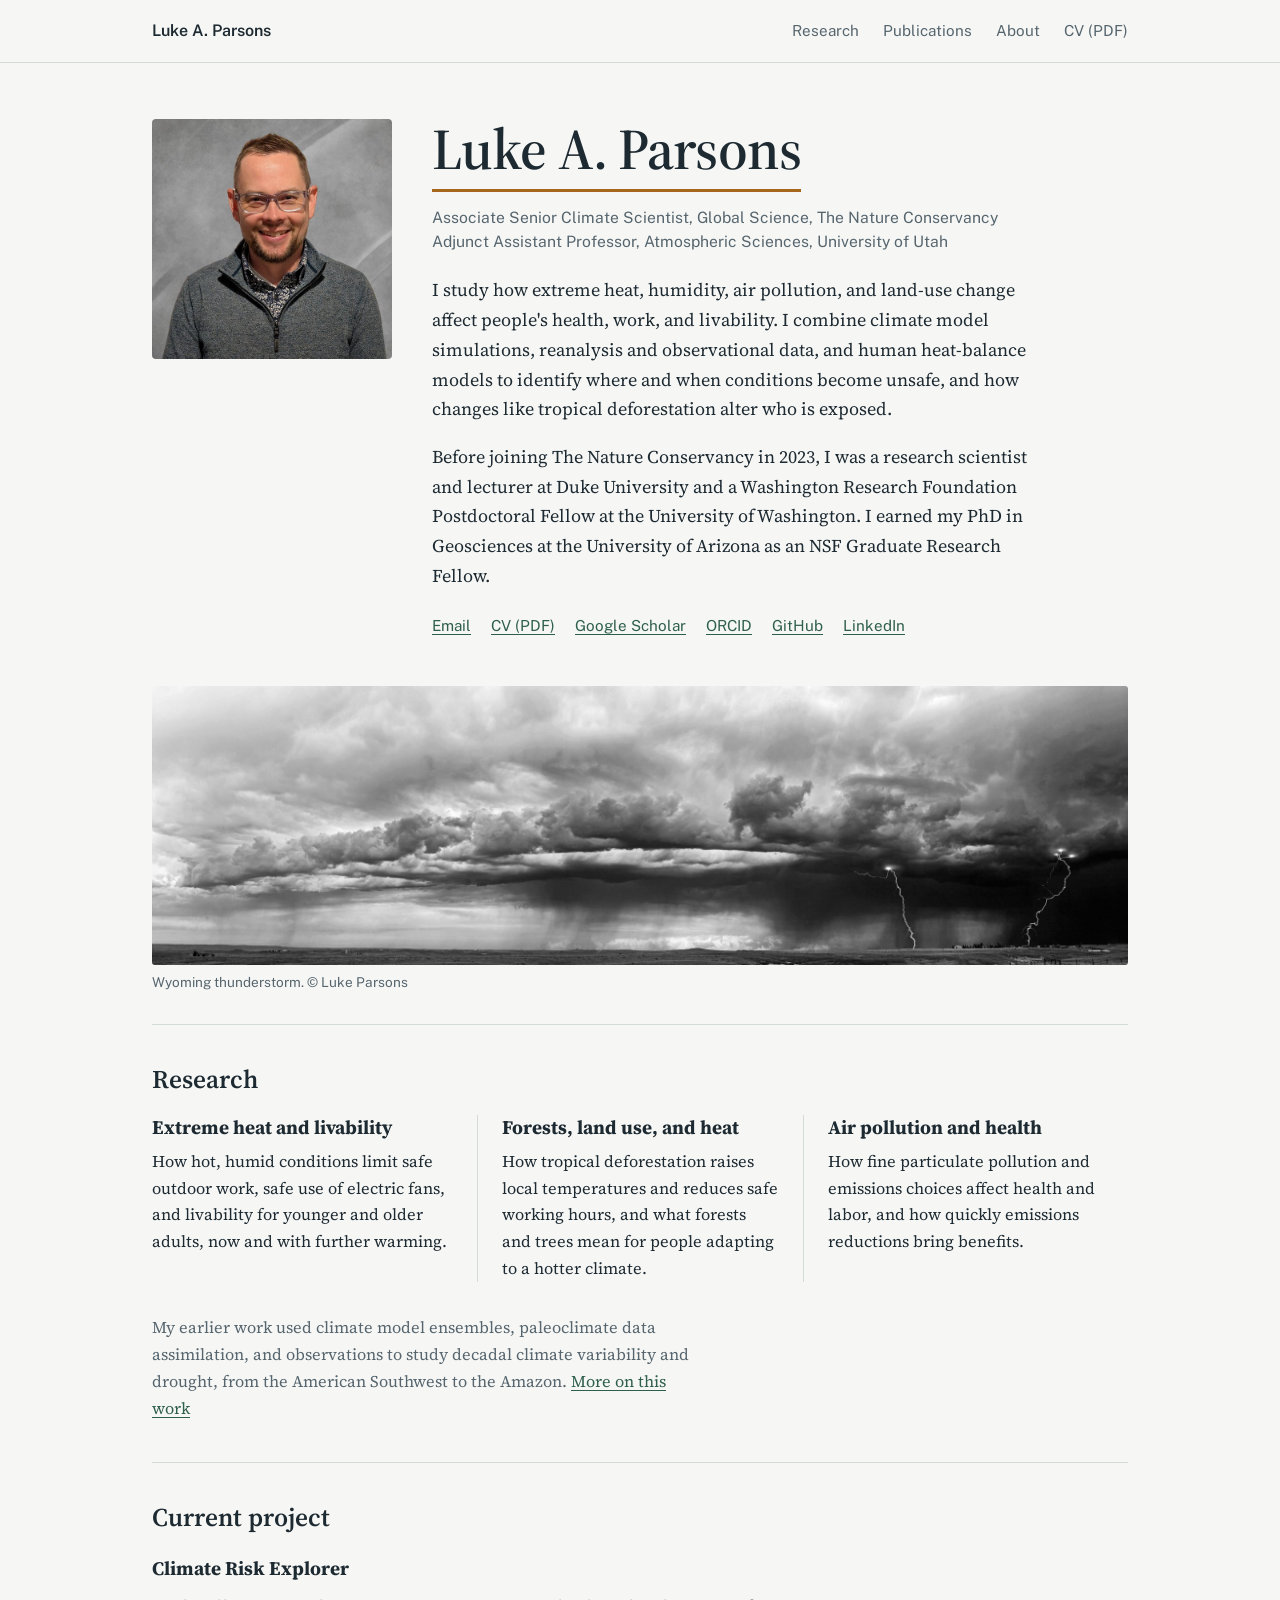
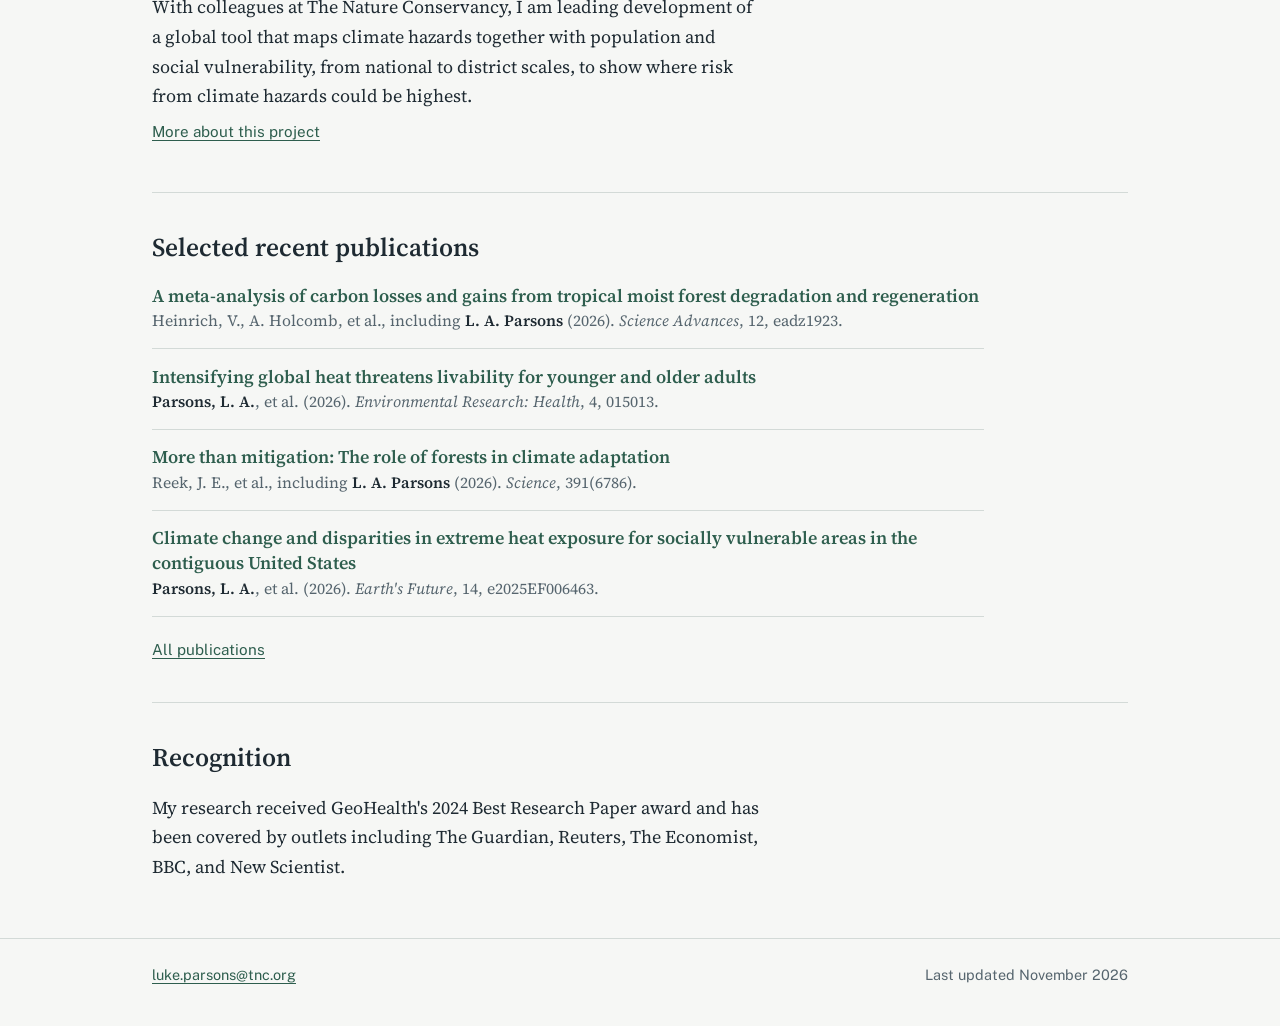
<file: index.html>
<!DOCTYPE html>
<html lang="en">
<head>
  <meta charset="utf-8">
  <meta name="viewport" content="width=device-width, initial-scale=1">
  <title>Luke A. Parsons | Climate Scientist</title>
  <meta name="description" content="Luke A. Parsons is a climate scientist at The Nature Conservancy studying how extreme heat, humidity, air pollution, and land-use change affect people's health, work, and livability.">
  <link rel="preconnect" href="https://fonts.googleapis.com">
  <link rel="preconnect" href="https://fonts.gstatic.com" crossorigin>
  <link href="https://fonts.googleapis.com/css2?family=Public+Sans:wght@400;600&family=Source+Serif+4:opsz,wght@8..60,400;8..60,600&display=swap" rel="stylesheet">
  <link rel="stylesheet" href="css/style.css">
</head>
<body>

  <header class="site-header">
    <div class="wrap">
      <a class="site-name" href="index.html">Luke A. Parsons</a>
      <nav class="site-nav" aria-label="Main">
        <ul>
          <li><a href="research.html">Research</a></li>
          <li><a href="publications.html">Publications</a></li>
          <li><a href="about.html">About</a></li>
          <li><a href="files/Parsons_CV.pdf">CV (PDF)</a></li>
        </ul>
      </nav>
    </div>
  </header>

  <main>

    <!-- Introduction: who, where, what, and how to reach me -->
    <div class="wrap intro">
      <img src="images/headshot.jpg" width="600" height="600"
           alt="Luke Parsons, smiling, wearing glasses and a gray zip sweater">
      <div>
        <h1>Luke A. Parsons</h1>
        <p class="affiliations">
          Associate Senior Climate Scientist, Global Science, The Nature Conservancy<br>
          Adjunct Assistant Professor, Atmospheric Sciences, University of Utah
        </p>
        <p>I study how extreme heat, humidity, air pollution, and land-use change affect people's health, work, and livability. I combine climate model simulations, reanalysis and observational data, and human heat-balance models to identify where and when conditions become unsafe, and how changes like tropical deforestation alter who is exposed.</p>
        <p>Before joining The Nature Conservancy in 2023, I was a research scientist and lecturer at Duke University and a Washington Research Foundation Postdoctoral Fellow at the University of Washington. I earned my PhD in Geosciences at the University of Arizona as an NSF Graduate Research Fellow.</p>
        <ul class="links">
          <li><a href="mailto:luke.parsons@tnc.org">Email</a></li>
          <li><a href="files/Parsons_CV.pdf">CV (PDF)</a></li>
          <li><a href="https://scholar.google.com/citations?user=l6NNV3UAAAAJ&amp;hl=en">Google Scholar</a></li>
          <li><a href="https://orcid.org/0000-0003-3147-0593">ORCID</a></li>
          <li><a href="https://github.com/LukeAParsons">GitHub</a></li>
          <li><a href="https://www.linkedin.com/in/luke-parsons-89913312a/">LinkedIn</a></li>
        </ul>
      </div>
    </div>

    <!-- Landscape photo between the introduction and research themes -->
    <div class="wrap">
      <figure class="photo">
        <img src="images/wyoming-thunderstorm.jpg" width="2000" height="572"
             alt="Black-and-white panorama of a thunderstorm over open prairie, with rain shafts and two lightning bolts striking near distant buildings">
        <figcaption>Wyoming thunderstorm. &copy; Luke Parsons</figcaption>
      </figure>
    </div>

    <!-- Research themes: short summaries that link to the Research page -->
    <section class="wrap home-section" aria-labelledby="research-heading">
      <h2 id="research-heading">Research</h2>
      <ul class="themes">
        <li>
          <h3><a href="research.html#heat">Extreme heat and livability</a></h3>
          <p>How hot, humid conditions limit safe outdoor work, safe use of electric fans, and livability for younger and older adults, now and with further warming.</p>
        </li>
        <li>
          <h3><a href="research.html#forests">Forests, land use, and heat</a></h3>
          <p>How tropical deforestation raises local temperatures and reduces safe working hours, and what forests and trees mean for people adapting to a hotter climate.</p>
        </li>
        <li>
          <h3><a href="research.html#air-quality">Air pollution and health</a></h3>
          <p>How fine particulate pollution and emissions choices affect health and labor, and how quickly emissions reductions bring benefits.</p>
        </li>
      </ul>
      <p class="foundations">My earlier work used climate model ensembles, paleoclimate data assimilation, and observations to study decadal climate variability and drought, from the American Southwest to the Amazon. <a href="research.html#foundations">More on this work</a></p>
    </section>

    <!-- Current project feature -->
    <section class="wrap home-section" aria-labelledby="project-heading">
      <h2 id="project-heading">Current project</h2>
      <div class="feature">
        <h3>Climate Risk Explorer</h3>
        <p>With colleagues at The Nature Conservancy, I am leading development of a global tool that maps climate hazards together with population and social vulnerability, from national to district scales, to show where risk from climate hazards could be highest.</p>
        <p class="more"><a href="research.html#climate-risk">More about this project</a></p>
      </div>
    </section>

    <!-- Recent publications: update by copying one <li> block -->
    <section class="wrap home-section" aria-labelledby="recent-heading">
      <h2 id="recent-heading">Selected recent publications</h2>
      <ol class="pubs" reversed>
        <li>
          <a class="pub-title" href="https://doi.org/10.1126/sciadv.adz1923">A meta-analysis of carbon losses and gains from tropical moist forest degradation and regeneration</a>
          <span class="pub-meta">Heinrich, V., A. Holcomb, et al., including <strong>L. A. Parsons</strong> (2026). <em>Science Advances</em>, 12, eadz1923.</span>
        </li>
        <li>
          <a class="pub-title" href="https://doi.org/10.1088/2752-5309/ae3c3a">Intensifying global heat threatens livability for younger and older adults</a>
          <span class="pub-meta"><strong>Parsons, L. A.</strong>, et al. (2026). <em>Environmental Research: Health</em>, 4, 015013.</span>
        </li>
        <li>
          <a class="pub-title" href="https://doi.org/10.1126/science.ads4361">More than mitigation: The role of forests in climate adaptation</a>
          <span class="pub-meta">Reek, J. E., et al., including <strong>L. A. Parsons</strong> (2026). <em>Science</em>, 391(6786).</span>
        </li>
        <li>
          <a class="pub-title" href="https://doi.org/10.1029/2025EF006463">Climate change and disparities in extreme heat exposure for socially vulnerable areas in the contiguous United States</a>
          <span class="pub-meta"><strong>Parsons, L. A.</strong>, et al. (2026). <em>Earth's Future</em>, 14, e2025EF006463.</span>
        </li>
      </ol>
      <p class="more"><a href="publications.html">All publications</a></p>
    </section>

    <section class="wrap home-section" aria-labelledby="recognition-heading">
      <h2 id="recognition-heading">Recognition</h2>
      <p class="recognition">My research received GeoHealth's 2024 Best Research Paper award and has been covered by outlets including The Guardian, Reuters, The Economist, BBC, and New Scientist.</p>
    </section>

  </main>

  <footer class="site-footer">
    <div class="wrap">
      <p><a href="mailto:luke.parsons@tnc.org">luke.parsons@tnc.org</a></p>
      <p>Last updated November 2026</p>
    </div>
  </footer>

</body>
</html>
</file>
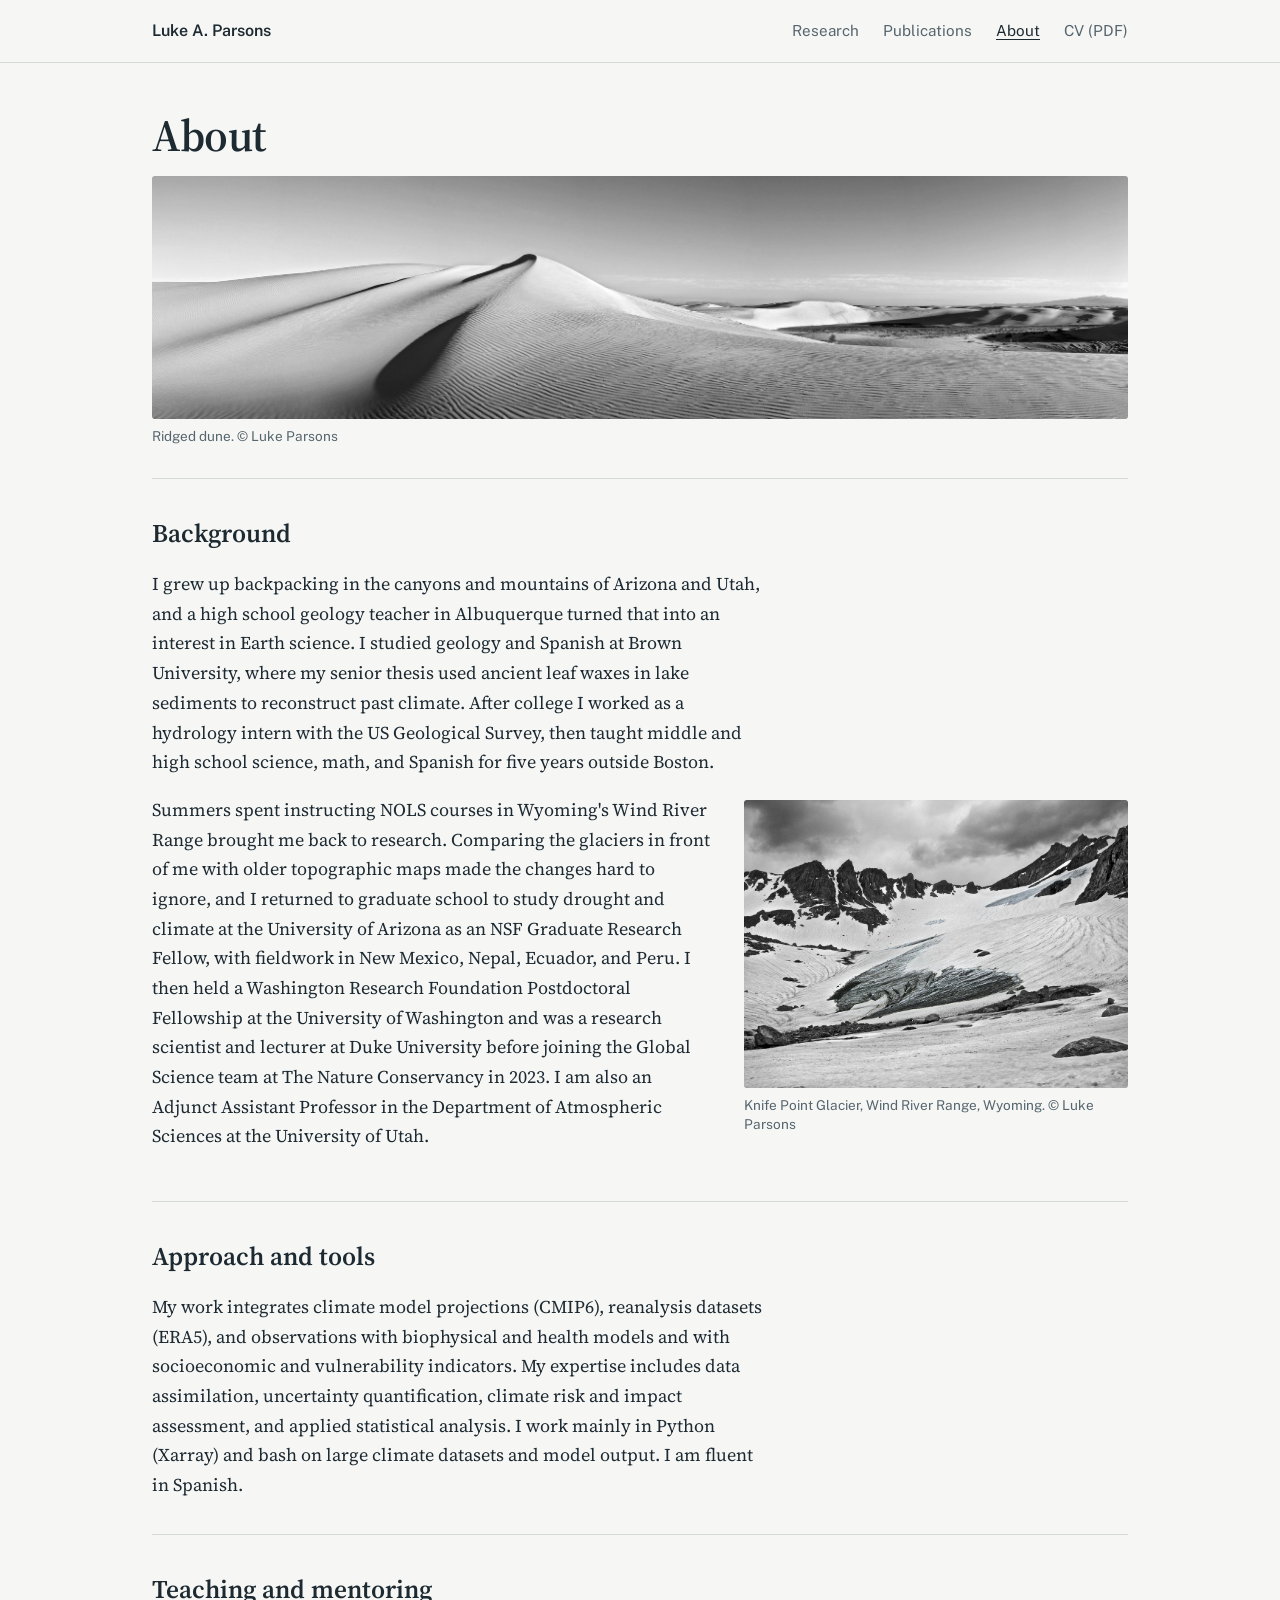
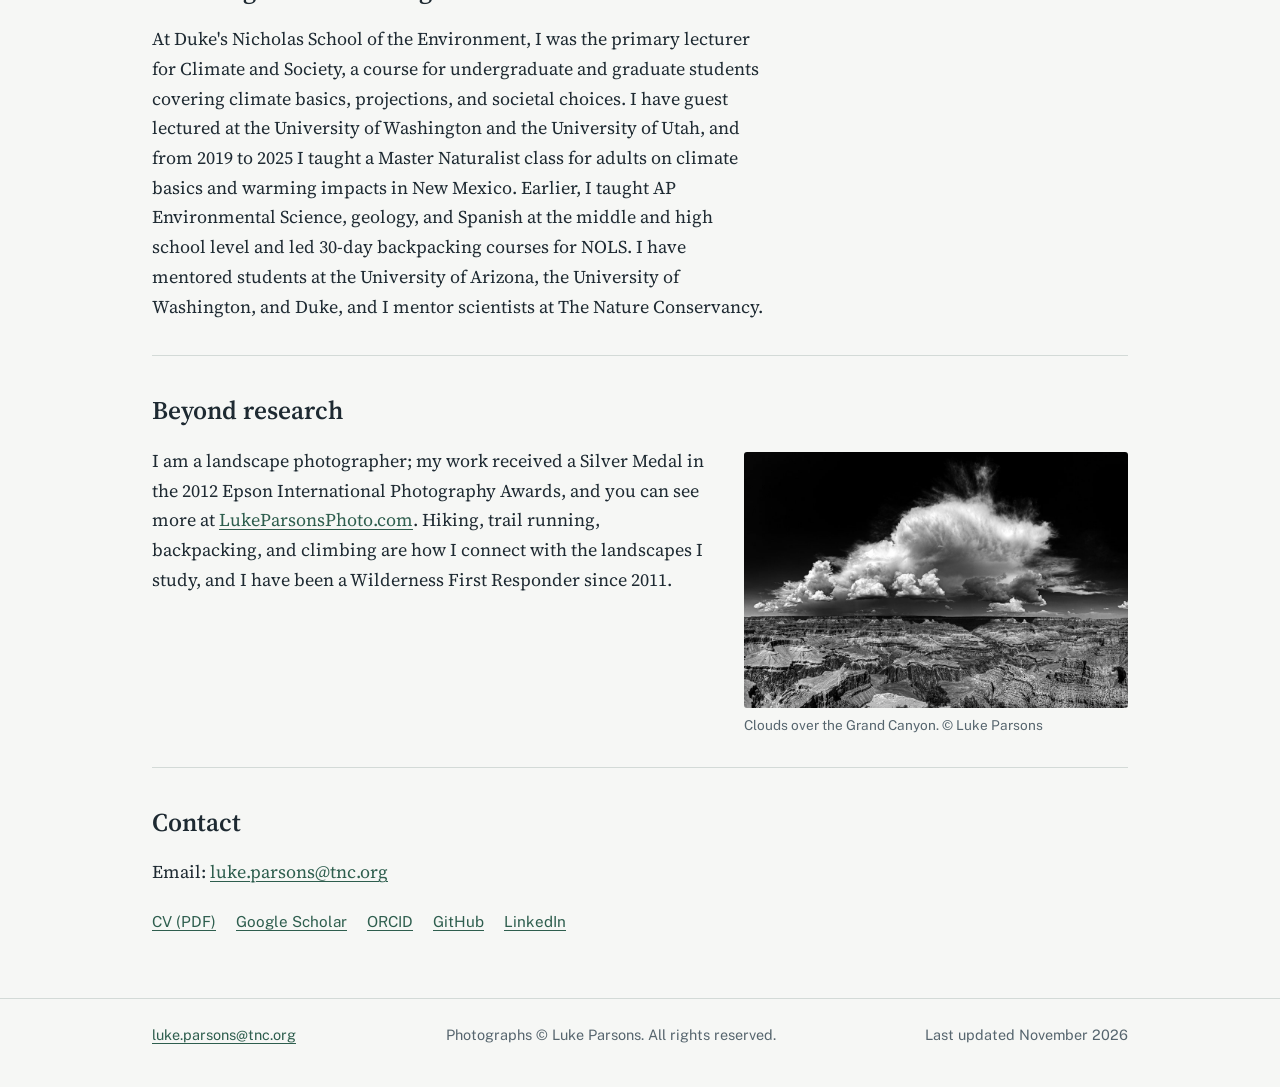
<file: about.html>
<!DOCTYPE html>
<html lang="en">
<head>
  <meta charset="utf-8">
  <meta name="viewport" content="width=device-width, initial-scale=1">
  <title>About | Luke A. Parsons</title>
  <meta name="description" content="Background, teaching, and interests of climate scientist Luke A. Parsons.">
  <link rel="preconnect" href="https://fonts.googleapis.com">
  <link rel="preconnect" href="https://fonts.gstatic.com" crossorigin>
  <link href="https://fonts.googleapis.com/css2?family=Public+Sans:wght@400;600&family=Source+Serif+4:opsz,wght@8..60,400;8..60,600&display=swap" rel="stylesheet">
  <link rel="stylesheet" href="css/style.css">
</head>
<body>

  <header class="site-header">
    <div class="wrap">
      <a class="site-name" href="index.html">Luke A. Parsons</a>
      <nav class="site-nav" aria-label="Main">
        <ul>
          <li><a href="research.html">Research</a></li>
          <li><a href="publications.html">Publications</a></li>
          <li><a href="about.html" aria-current="page">About</a></li>
          <li><a href="files/Parsons_CV.pdf">CV (PDF)</a></li>
        </ul>
      </nav>
    </div>
  </header>

  <main class="wrap page">
    <h1>About</h1>

    <figure class="photo">
      <img src="images/ridged-dune.jpg" width="2000" height="499"
           alt="Black-and-white panorama of a rippled sand dune with a sharp curving crest, with more dunes and distant mountains beyond">
      <figcaption>Ridged dune. &copy; Luke Parsons</figcaption>
    </figure>

    <section class="block" aria-labelledby="background-heading">
      <h2 id="background-heading">Background</h2>
      <p>I grew up backpacking in the canyons and mountains of Arizona and Utah, and a high school geology teacher in Albuquerque turned that into an interest in Earth science. I studied geology and Spanish at Brown University, where my senior thesis used ancient leaf waxes in lake sediments to reconstruct past climate. After college I worked as a hydrology intern with the US Geological Survey, then taught middle and high school science, math, and Spanish for five years outside Boston.</p>
      <div class="text-figure">
      <p>Summers spent instructing NOLS courses in Wyoming's Wind River Range brought me back to research. Comparing the glaciers in front of me with older topographic maps made the changes hard to ignore, and I returned to graduate school to study drought and climate at the University of Arizona as an NSF Graduate Research Fellow, with fieldwork in New Mexico, Nepal, Ecuador, and Peru. I then held a Washington Research Foundation Postdoctoral Fellowship at the University of Washington and was a research scientist and lecturer at Duke University before joining the Global Science team at The Nature Conservancy in 2023. I am also an Adjunct Assistant Professor in the Department of Atmospheric Sciences at the University of Utah.</p>
        <figure class="photo">
          <img src="images/knife-point-glacier.jpg" width="1041" height="780"
               alt="Black-and-white view of Knife Point Glacier, snow and exposed gray ice beneath jagged rocky peaks and dark clouds">
          <figcaption>Knife Point Glacier, Wind River Range, Wyoming. &copy; Luke Parsons</figcaption>
        </figure>
      </div>
    </section>

    <section class="block" aria-labelledby="skills-heading">
      <h2 id="skills-heading">Approach and tools</h2>
      <p>My work integrates climate model projections (CMIP6), reanalysis datasets (ERA5), and observations with biophysical and health models and with socioeconomic and vulnerability indicators. My expertise includes data assimilation, uncertainty quantification, climate risk and impact assessment, and applied statistical analysis. I work mainly in Python (Xarray) and bash on large climate datasets and model output. I am fluent in Spanish.</p>
    </section>

    <section class="block" aria-labelledby="teaching-heading">
      <h2 id="teaching-heading">Teaching and mentoring</h2>
      <p>At Duke's Nicholas School of the Environment, I was the primary lecturer for Climate and Society, a course for undergraduate and graduate students covering climate basics, projections, and societal choices. I have guest lectured at the University of Washington and the University of Utah, and from 2019 to 2025 I taught a Master Naturalist class for adults on climate basics and warming impacts in New Mexico. Earlier, I taught AP Environmental Science, geology, and Spanish at the middle and high school level and led 30-day backpacking courses for NOLS. I have mentored students at the University of Arizona, the University of Washington, and Duke, and I mentor scientists at The Nature Conservancy.</p>
    </section>

    <section class="block" aria-labelledby="beyond-heading">
      <h2 id="beyond-heading">Beyond research</h2>
      <div class="text-figure">
      <p>I am a landscape photographer; my work received a Silver Medal in the 2012 Epson International Photography Awards, and you can see more at <a href="http://www.lukeparsonsphoto.com">LukeParsonsPhoto.com</a>. Hiking, trail running, backpacking, and climbing are how I connect with the landscapes I study, and I have been a Wilderness First Responder since 2011.</p>
        <figure class="photo">
          <img src="images/grand-canyon-clouds.jpg" width="1020" height="680"
               alt="Black-and-white photo of a towering cumulus cloud above the layered cliffs and buttes of the Grand Canyon under a dark sky">
          <figcaption>Clouds over the Grand Canyon. &copy; Luke Parsons</figcaption>
        </figure>
      </div>
    </section>

    <section class="block" aria-labelledby="contact-heading">
      <h2 id="contact-heading">Contact</h2>
      <p>Email: <a href="mailto:luke.parsons@tnc.org">luke.parsons@tnc.org</a></p>
      <ul class="links">
        <li><a href="files/Parsons_CV.pdf">CV (PDF)</a></li>
        <li><a href="https://scholar.google.com/citations?user=l6NNV3UAAAAJ&amp;hl=en">Google Scholar</a></li>
        <li><a href="https://orcid.org/0000-0003-3147-0593">ORCID</a></li>
        <li><a href="https://github.com/LukeAParsons">GitHub</a></li>
        <li><a href="https://www.linkedin.com/in/luke-parsons-89913312a/">LinkedIn</a></li>
      </ul>
    </section>
  </main>

  <footer class="site-footer">
    <div class="wrap">
      <p><a href="mailto:luke.parsons@tnc.org">luke.parsons@tnc.org</a></p>
      <p>Photographs &copy; Luke Parsons. All rights reserved.</p>
      <p>Last updated November 2026</p>
    </div>
  </footer>

</body>
</html>
</file>
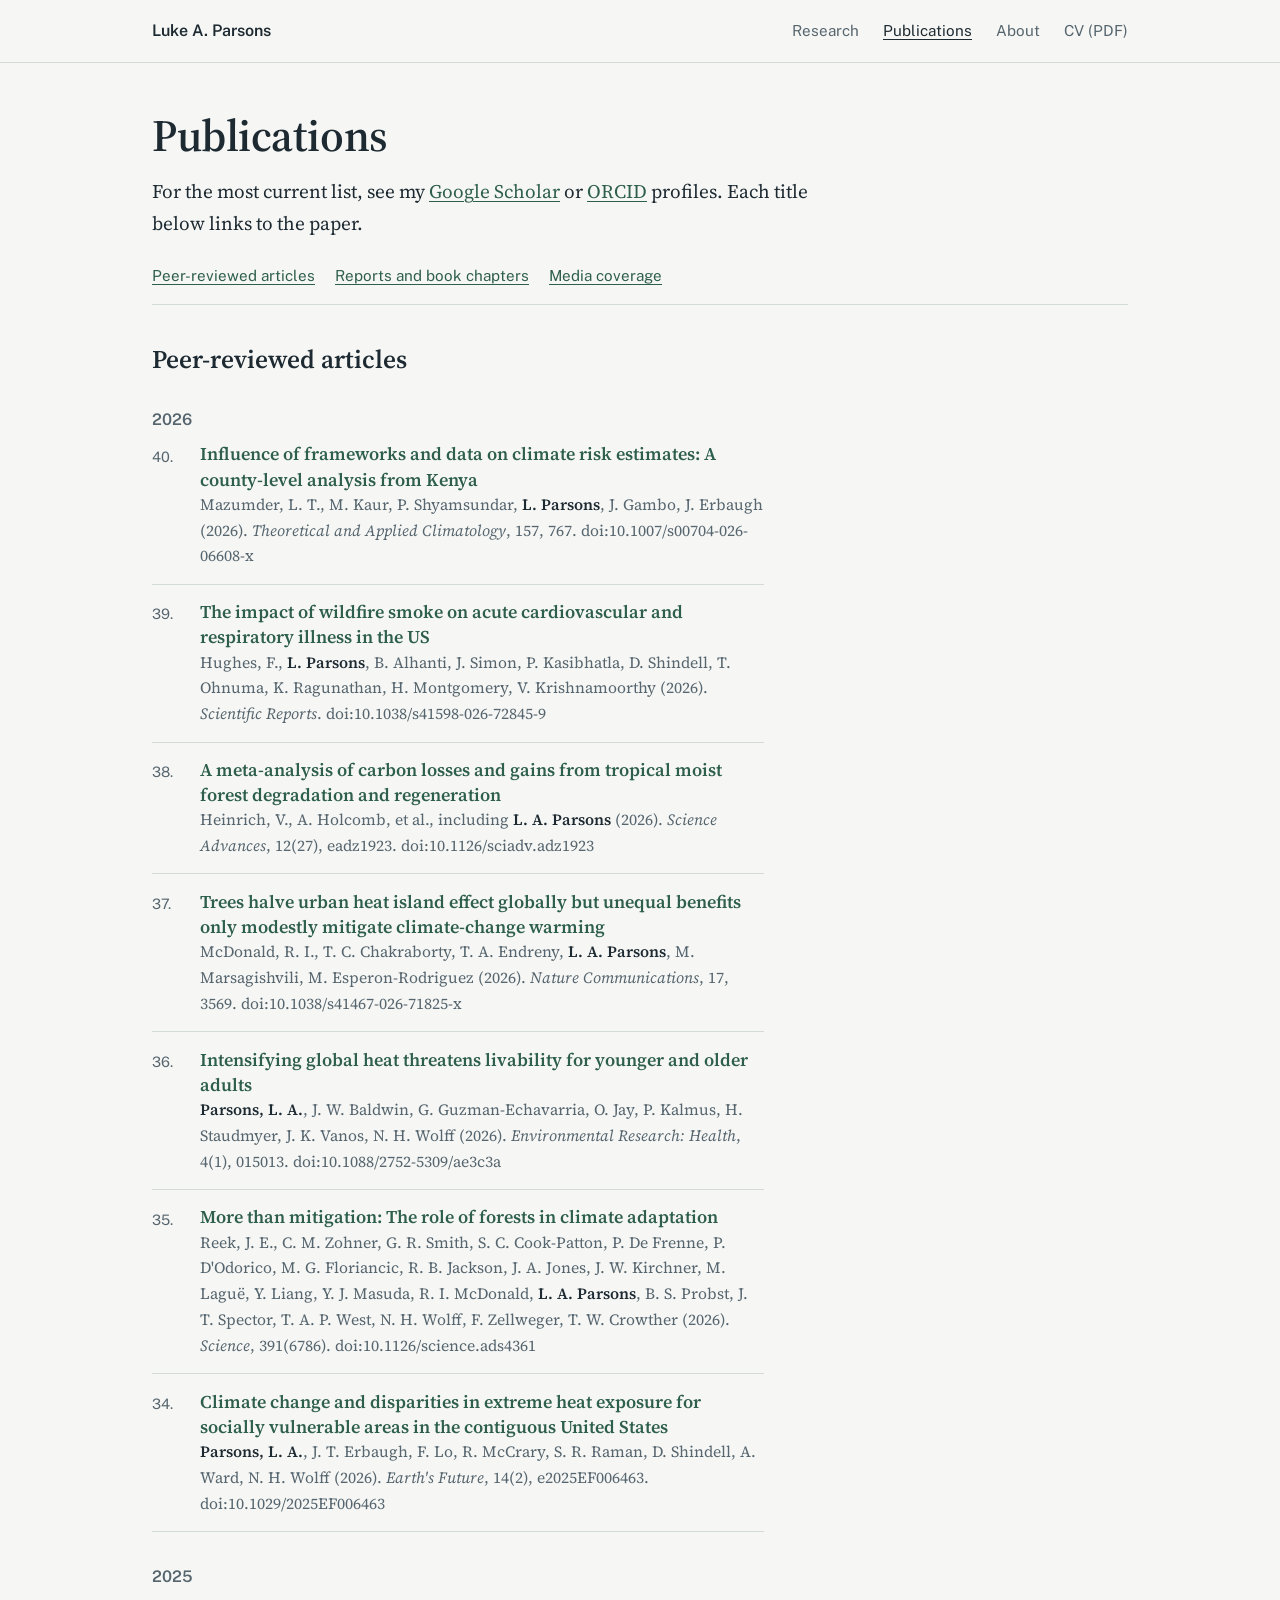
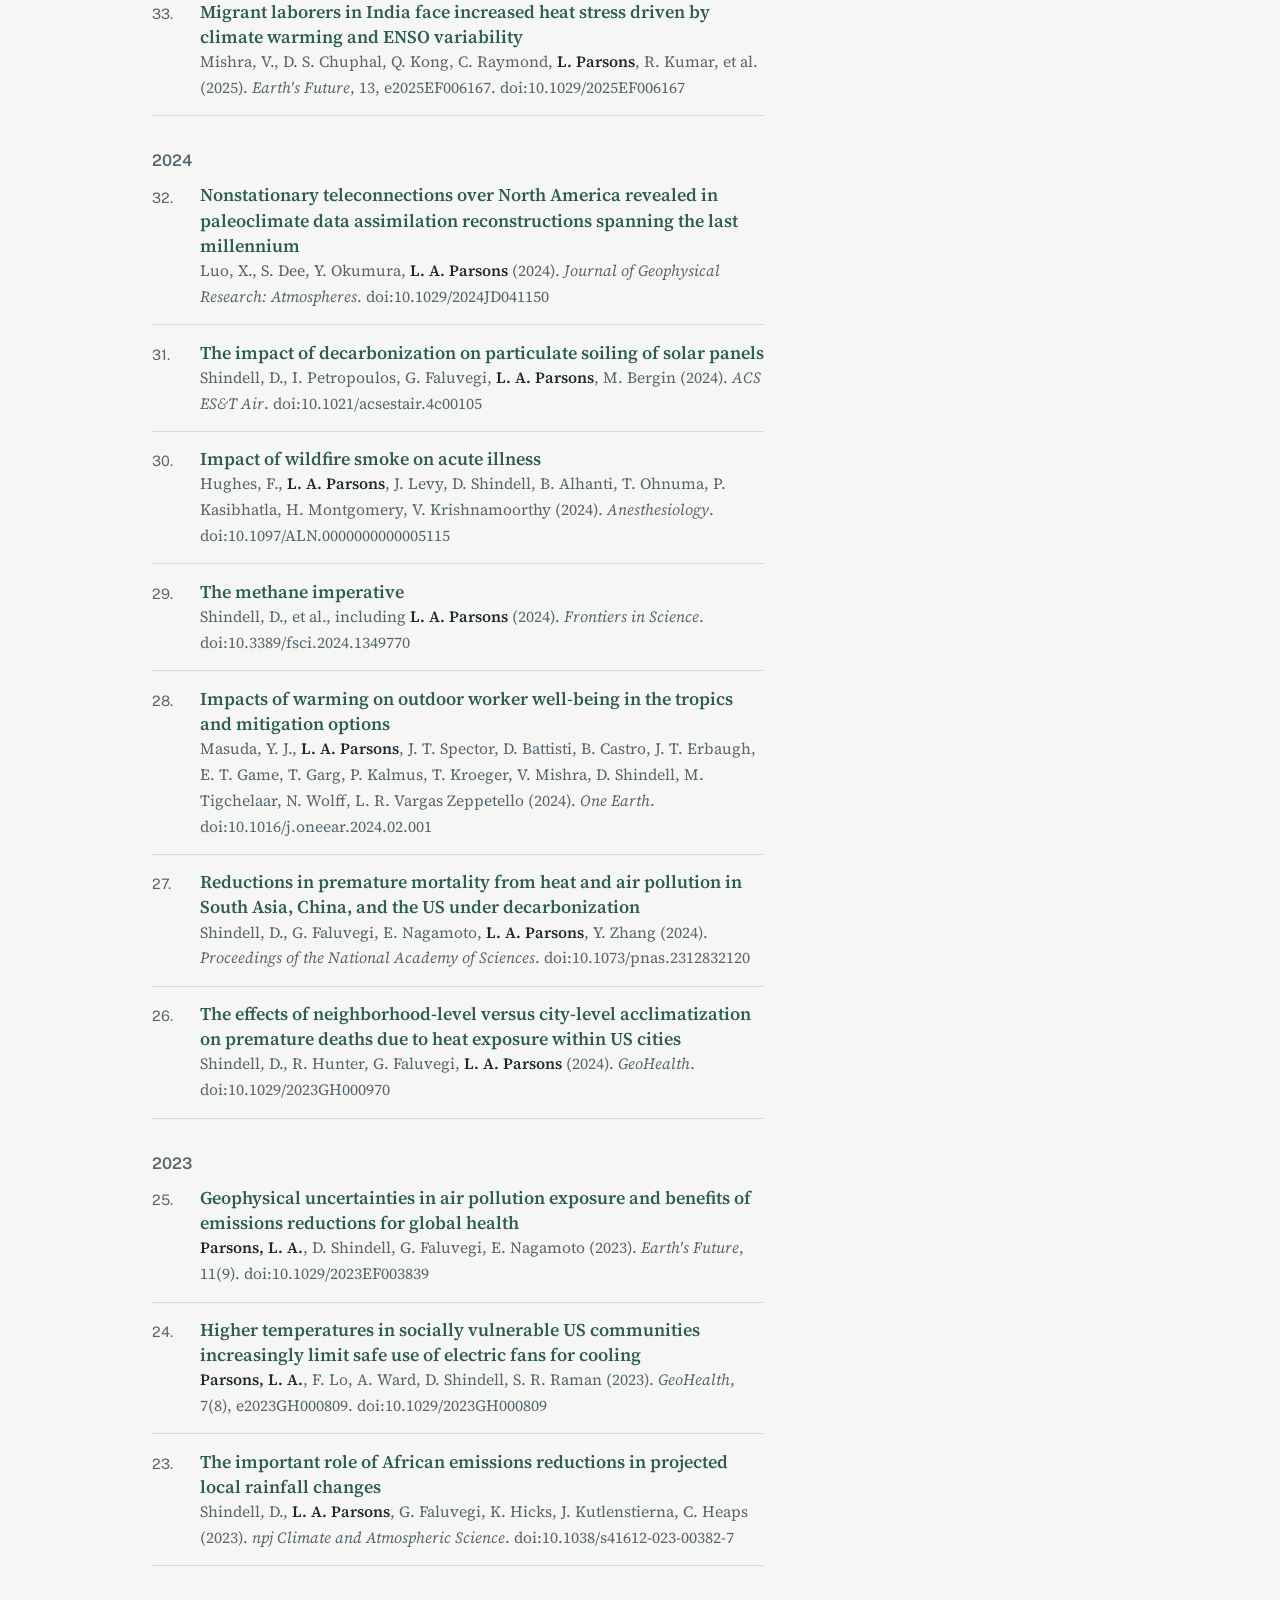
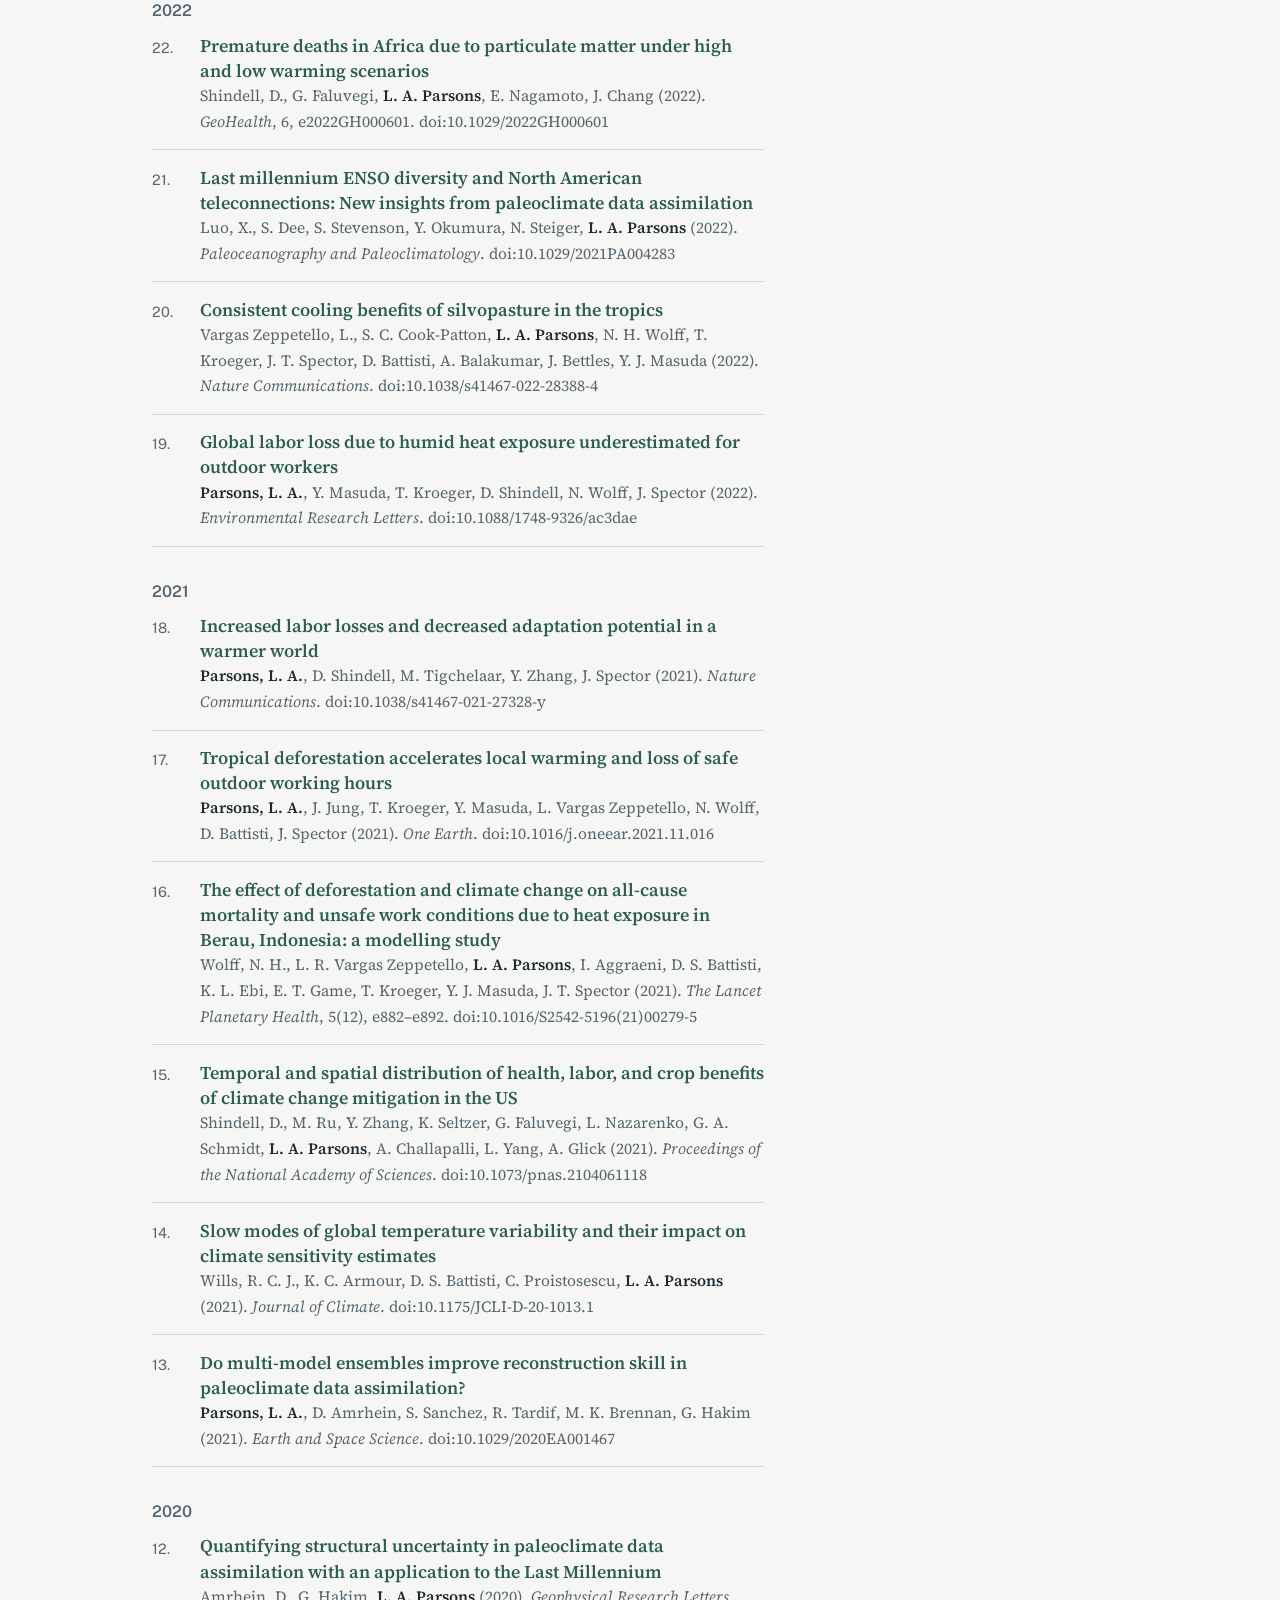
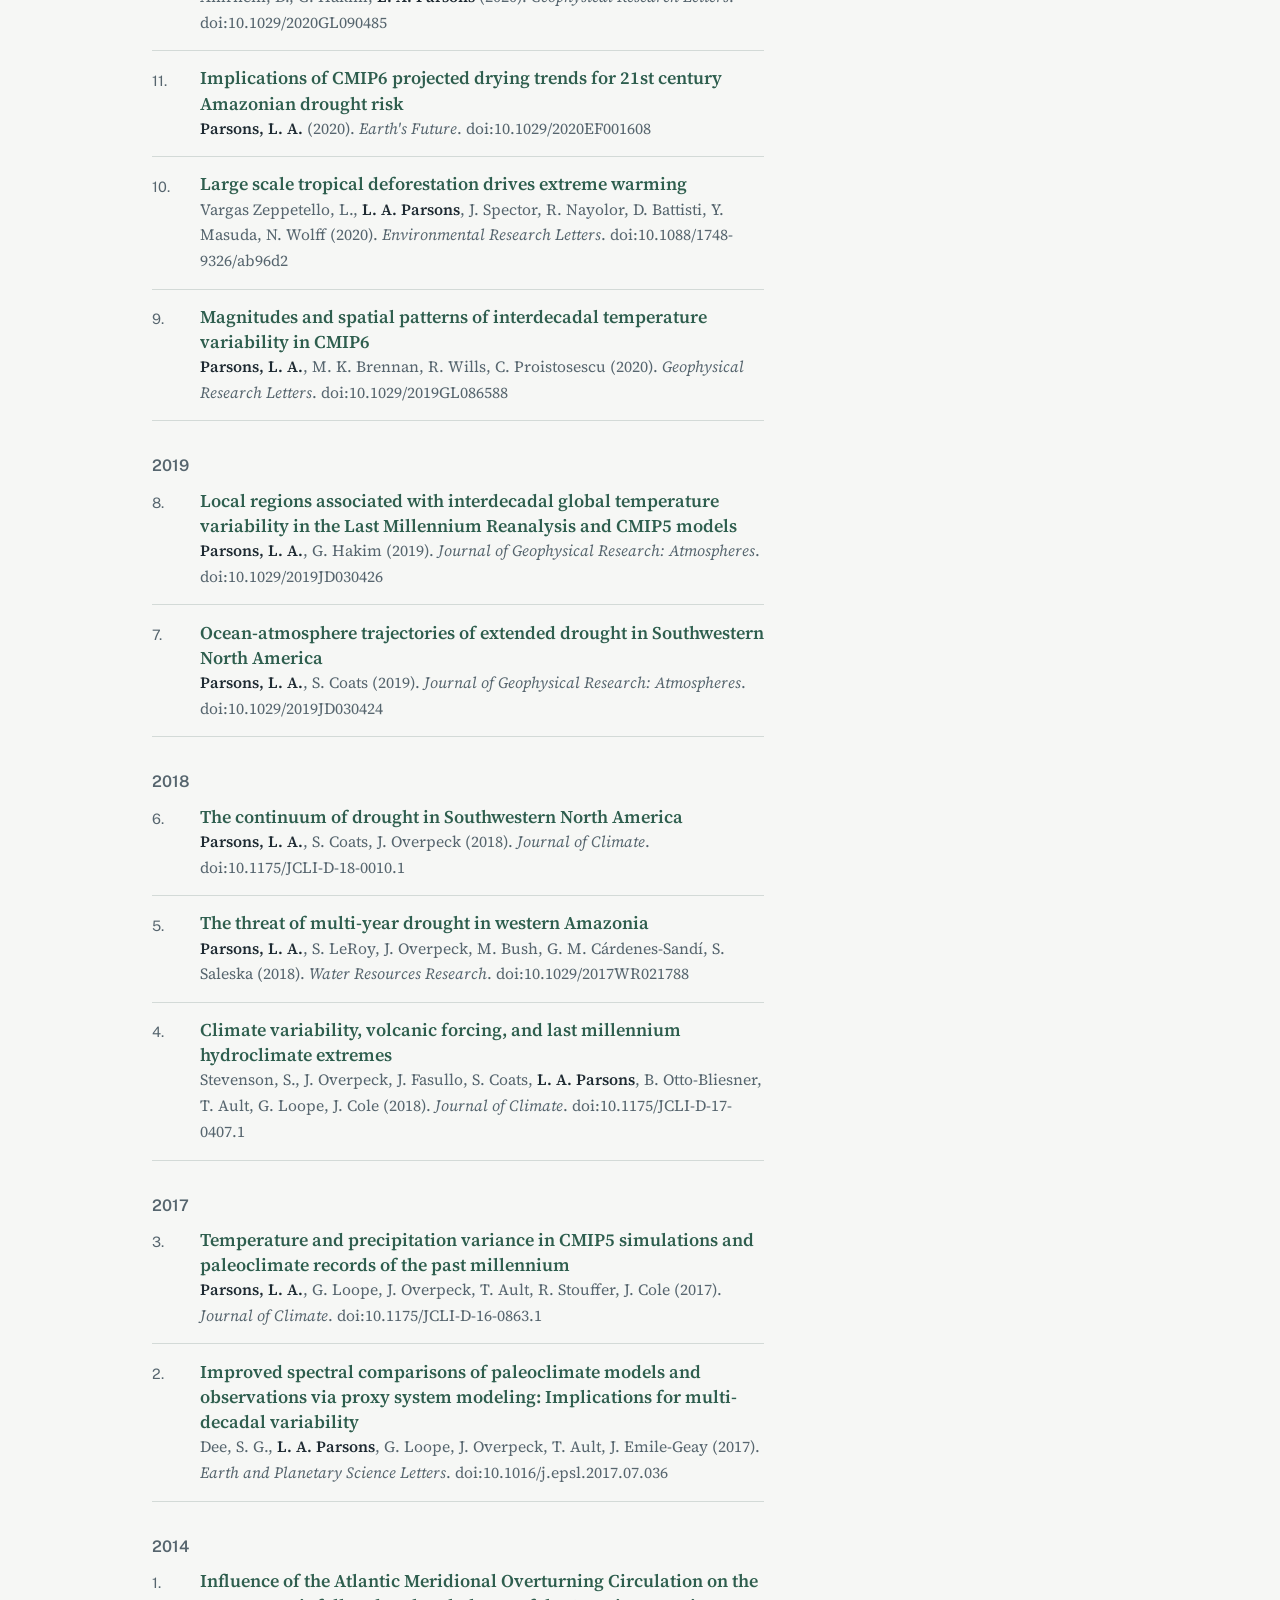
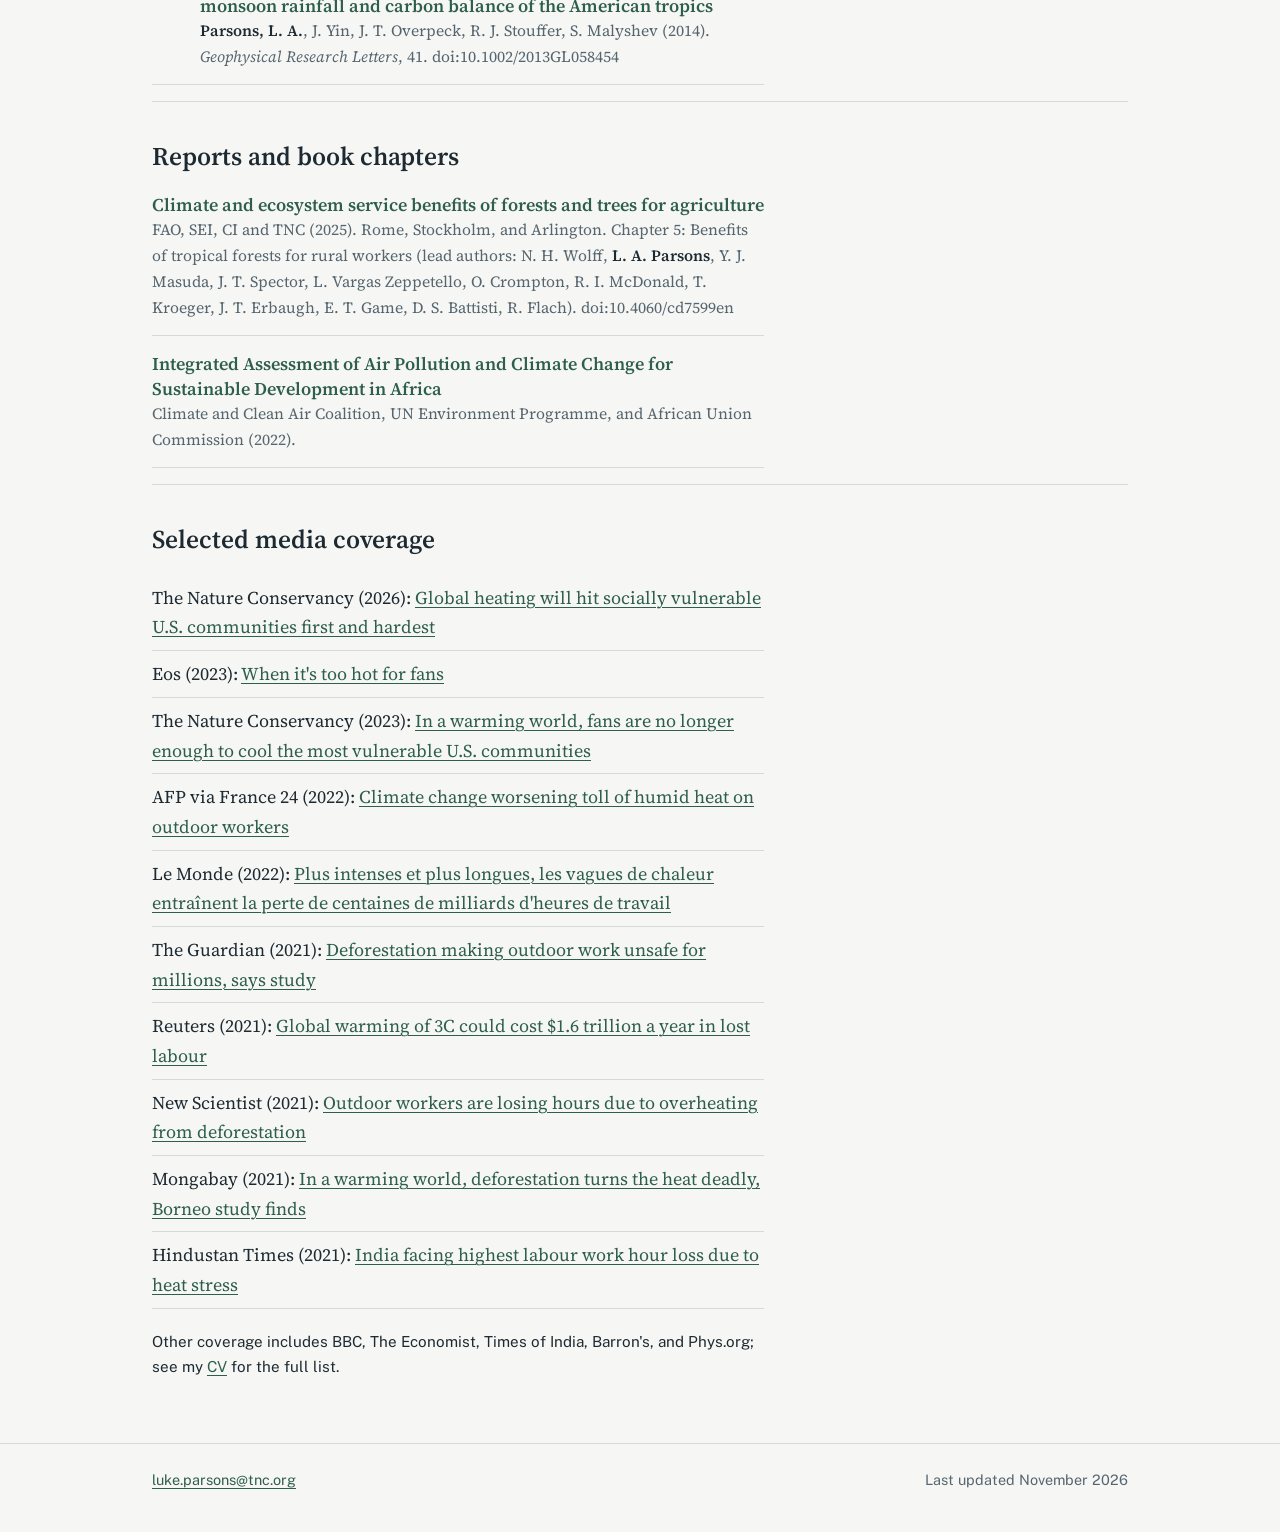
<file: publications.html>
<!DOCTYPE html>
<html lang="en">
<head>
  <meta charset="utf-8">
  <meta name="viewport" content="width=device-width, initial-scale=1">
  <title>Publications | Luke A. Parsons</title>
  <meta name="description" content="Peer-reviewed publications, reports, and media coverage of research by climate scientist Luke A. Parsons.">
  <link rel="preconnect" href="https://fonts.googleapis.com">
  <link rel="preconnect" href="https://fonts.gstatic.com" crossorigin>
  <link href="https://fonts.googleapis.com/css2?family=Public+Sans:wght@400;600&family=Source+Serif+4:opsz,wght@8..60,400;8..60,600&display=swap" rel="stylesheet">
  <link rel="stylesheet" href="css/style.css">
</head>
<body>

  <header class="site-header">
    <div class="wrap">
      <a class="site-name" href="index.html">Luke A. Parsons</a>
      <nav class="site-nav" aria-label="Main">
        <ul>
          <li><a href="research.html">Research</a></li>
          <li><a href="publications.html" aria-current="page">Publications</a></li>
          <li><a href="about.html">About</a></li>
          <li><a href="files/Parsons_CV.pdf">CV (PDF)</a></li>
        </ul>
      </nav>
    </div>
  </header>

  <main class="wrap page">
    <h1>Publications</h1>
    <p class="lede">For the most current list, see my <a href="https://scholar.google.com/citations?user=l6NNV3UAAAAJ&amp;hl=en">Google Scholar</a> or <a href="https://orcid.org/0000-0003-3147-0593">ORCID</a> profiles. Each title below links to the paper.</p>
    <ul class="page-nav">
      <li><a href="#peer-reviewed">Peer-reviewed articles</a></li>
      <li><a href="#reports">Reports and book chapters</a></li>
      <li><a href="#media">Media coverage</a></li>
    </ul>

    <section id="peer-reviewed" class="block" aria-labelledby="pr-heading">
      <h2 id="pr-heading">Peer-reviewed articles</h2>
      <!-- To add a paper: copy one <li> block, paste it at the top of its year
           (add a new year heading if needed), and give it the next number. -->
      <h3 class="year">2026</h3>
      <ul class="pubs full">
        <li>
          <span class="pub-num">40.</span>
          <span>
            <a class="pub-title" href="https://doi.org/10.1007/s00704-026-06608-x">Influence of frameworks and data on climate risk estimates: A county-level analysis from Kenya</a>
            <span class="pub-meta">Mazumder, L. T., M. Kaur, P. Shyamsundar, <strong>L. Parsons</strong>, J. Gambo, J. Erbaugh (2026). <em>Theoretical and Applied Climatology</em>, 157, 767. doi:10.1007/s00704-026-06608-x</span>
          </span>
        </li>
        <li>
          <span class="pub-num">39.</span>
          <span>
            <a class="pub-title" href="https://doi.org/10.1038/s41598-026-72845-9">The impact of wildfire smoke on acute cardiovascular and respiratory illness in the US</a>
            <span class="pub-meta">Hughes, F., <strong>L. Parsons</strong>, B. Alhanti, J. Simon, P. Kasibhatla, D. Shindell, T. Ohnuma, K. Ragunathan, H. Montgomery, V. Krishnamoorthy (2026). <em>Scientific Reports</em>. doi:10.1038/s41598-026-72845-9</span>
          </span>
        </li>
        <li>
          <span class="pub-num">38.</span>
          <span>
            <a class="pub-title" href="https://doi.org/10.1126/sciadv.adz1923">A meta-analysis of carbon losses and gains from tropical moist forest degradation and regeneration</a>
            <span class="pub-meta">Heinrich, V., A. Holcomb, et al., including <strong>L. A. Parsons</strong> (2026). <em>Science Advances</em>, 12(27), eadz1923. doi:10.1126/sciadv.adz1923</span>
          </span>
        </li>
        <li>
          <span class="pub-num">37.</span>
          <span>
            <a class="pub-title" href="https://doi.org/10.1038/s41467-026-71825-x">Trees halve urban heat island effect globally but unequal benefits only modestly mitigate climate-change warming</a>
            <span class="pub-meta">McDonald, R. I., T. C. Chakraborty, T. A. Endreny, <strong>L. A. Parsons</strong>, M. Marsagishvili, M. Esperon-Rodriguez (2026). <em>Nature Communications</em>, 17, 3569. doi:10.1038/s41467-026-71825-x</span>
          </span>
        </li>
        <li>
          <span class="pub-num">36.</span>
          <span>
            <a class="pub-title" href="https://doi.org/10.1088/2752-5309/ae3c3a">Intensifying global heat threatens livability for younger and older adults</a>
            <span class="pub-meta"><strong>Parsons, L. A.</strong>, J. W. Baldwin, G. Guzman-Echavarria, O. Jay, P. Kalmus, H. Staudmyer, J. K. Vanos, N. H. Wolff (2026). <em>Environmental Research: Health</em>, 4(1), 015013. doi:10.1088/2752-5309/ae3c3a</span>
          </span>
        </li>
        <li>
          <span class="pub-num">35.</span>
          <span>
            <a class="pub-title" href="https://doi.org/10.1126/science.ads4361">More than mitigation: The role of forests in climate adaptation</a>
            <span class="pub-meta">Reek, J. E., C. M. Zohner, G. R. Smith, S. C. Cook-Patton, P. De Frenne, P. D'Odorico, M. G. Floriancic, R. B. Jackson, J. A. Jones, J. W. Kirchner, M. Laguë, Y. Liang, Y. J. Masuda, R. I. McDonald, <strong>L. A. Parsons</strong>, B. S. Probst, J. T. Spector, T. A. P. West, N. H. Wolff, F. Zellweger, T. W. Crowther (2026). <em>Science</em>, 391(6786). doi:10.1126/science.ads4361</span>
          </span>
        </li>
        <li>
          <span class="pub-num">34.</span>
          <span>
            <a class="pub-title" href="https://doi.org/10.1029/2025EF006463">Climate change and disparities in extreme heat exposure for socially vulnerable areas in the contiguous United States</a>
            <span class="pub-meta"><strong>Parsons, L. A.</strong>, J. T. Erbaugh, F. Lo, R. McCrary, S. R. Raman, D. Shindell, A. Ward, N. H. Wolff (2026). <em>Earth's Future</em>, 14(2), e2025EF006463. doi:10.1029/2025EF006463</span>
          </span>
        </li>
      </ul>
      <h3 class="year">2025</h3>
      <ul class="pubs full">
        <li>
          <span class="pub-num">33.</span>
          <span>
            <a class="pub-title" href="https://doi.org/10.1029/2025EF006167">Migrant laborers in India face increased heat stress driven by climate warming and ENSO variability</a>
            <span class="pub-meta">Mishra, V., D. S. Chuphal, Q. Kong, C. Raymond, <strong>L. Parsons</strong>, R. Kumar, et al. (2025). <em>Earth's Future</em>, 13, e2025EF006167. doi:10.1029/2025EF006167</span>
          </span>
        </li>
      </ul>
      <h3 class="year">2024</h3>
      <ul class="pubs full">
        <li>
          <span class="pub-num">32.</span>
          <span>
            <a class="pub-title" href="https://doi.org/10.1029/2024JD041150">Nonstationary teleconnections over North America revealed in paleoclimate data assimilation reconstructions spanning the last millennium</a>
            <span class="pub-meta">Luo, X., S. Dee, Y. Okumura, <strong>L. A. Parsons</strong> (2024). <em>Journal of Geophysical Research: Atmospheres</em>. doi:10.1029/2024JD041150</span>
          </span>
        </li>
        <li>
          <span class="pub-num">31.</span>
          <span>
            <a class="pub-title" href="https://doi.org/10.1021/acsestair.4c00105">The impact of decarbonization on particulate soiling of solar panels</a>
            <span class="pub-meta">Shindell, D., I. Petropoulos, G. Faluvegi, <strong>L. A. Parsons</strong>, M. Bergin (2024). <em>ACS ES&amp;T Air</em>. doi:10.1021/acsestair.4c00105</span>
          </span>
        </li>
        <li>
          <span class="pub-num">30.</span>
          <span>
            <a class="pub-title" href="https://doi.org/10.1097/ALN.0000000000005115">Impact of wildfire smoke on acute illness</a>
            <span class="pub-meta">Hughes, F., <strong>L. A. Parsons</strong>, J. Levy, D. Shindell, B. Alhanti, T. Ohnuma, P. Kasibhatla, H. Montgomery, V. Krishnamoorthy (2024). <em>Anesthesiology</em>. doi:10.1097/ALN.0000000000005115</span>
          </span>
        </li>
        <li>
          <span class="pub-num">29.</span>
          <span>
            <a class="pub-title" href="https://doi.org/10.3389/fsci.2024.1349770">The methane imperative</a>
            <span class="pub-meta">Shindell, D., et al., including <strong>L. A. Parsons</strong> (2024). <em>Frontiers in Science</em>. doi:10.3389/fsci.2024.1349770</span>
          </span>
        </li>
        <li>
          <span class="pub-num">28.</span>
          <span>
            <a class="pub-title" href="https://doi.org/10.1016/j.oneear.2024.02.001">Impacts of warming on outdoor worker well-being in the tropics and mitigation options</a>
            <span class="pub-meta">Masuda, Y. J., <strong>L. A. Parsons</strong>, J. T. Spector, D. Battisti, B. Castro, J. T. Erbaugh, E. T. Game, T. Garg, P. Kalmus, T. Kroeger, V. Mishra, D. Shindell, M. Tigchelaar, N. Wolff, L. R. Vargas Zeppetello (2024). <em>One Earth</em>. doi:10.1016/j.oneear.2024.02.001</span>
          </span>
        </li>
        <li>
          <span class="pub-num">27.</span>
          <span>
            <a class="pub-title" href="https://doi.org/10.1073/pnas.2312832120">Reductions in premature mortality from heat and air pollution in South Asia, China, and the US under decarbonization</a>
            <span class="pub-meta">Shindell, D., G. Faluvegi, E. Nagamoto, <strong>L. A. Parsons</strong>, Y. Zhang (2024). <em>Proceedings of the National Academy of Sciences</em>. doi:10.1073/pnas.2312832120</span>
          </span>
        </li>
        <li>
          <span class="pub-num">26.</span>
          <span>
            <a class="pub-title" href="https://doi.org/10.1029/2023GH000970">The effects of neighborhood-level versus city-level acclimatization on premature deaths due to heat exposure within US cities</a>
            <span class="pub-meta">Shindell, D., R. Hunter, G. Faluvegi, <strong>L. A. Parsons</strong> (2024). <em>GeoHealth</em>. doi:10.1029/2023GH000970</span>
          </span>
        </li>
      </ul>
      <h3 class="year">2023</h3>
      <ul class="pubs full">
        <li>
          <span class="pub-num">25.</span>
          <span>
            <a class="pub-title" href="https://doi.org/10.1029/2023EF003839">Geophysical uncertainties in air pollution exposure and benefits of emissions reductions for global health</a>
            <span class="pub-meta"><strong>Parsons, L. A.</strong>, D. Shindell, G. Faluvegi, E. Nagamoto (2023). <em>Earth's Future</em>, 11(9). doi:10.1029/2023EF003839</span>
          </span>
        </li>
        <li>
          <span class="pub-num">24.</span>
          <span>
            <a class="pub-title" href="https://doi.org/10.1029/2023GH000809">Higher temperatures in socially vulnerable US communities increasingly limit safe use of electric fans for cooling</a>
            <span class="pub-meta"><strong>Parsons, L. A.</strong>, F. Lo, A. Ward, D. Shindell, S. R. Raman (2023). <em>GeoHealth</em>, 7(8), e2023GH000809. doi:10.1029/2023GH000809</span>
          </span>
        </li>
        <li>
          <span class="pub-num">23.</span>
          <span>
            <a class="pub-title" href="https://doi.org/10.1038/s41612-023-00382-7">The important role of African emissions reductions in projected local rainfall changes</a>
            <span class="pub-meta">Shindell, D., <strong>L. A. Parsons</strong>, G. Faluvegi, K. Hicks, J. Kutlenstierna, C. Heaps (2023). <em>npj Climate and Atmospheric Science</em>. doi:10.1038/s41612-023-00382-7</span>
          </span>
        </li>
      </ul>
      <h3 class="year">2022</h3>
      <ul class="pubs full">
        <li>
          <span class="pub-num">22.</span>
          <span>
            <a class="pub-title" href="https://doi.org/10.1029/2022GH000601">Premature deaths in Africa due to particulate matter under high and low warming scenarios</a>
            <span class="pub-meta">Shindell, D., G. Faluvegi, <strong>L. A. Parsons</strong>, E. Nagamoto, J. Chang (2022). <em>GeoHealth</em>, 6, e2022GH000601. doi:10.1029/2022GH000601</span>
          </span>
        </li>
        <li>
          <span class="pub-num">21.</span>
          <span>
            <a class="pub-title" href="https://doi.org/10.1029/2021PA004283">Last millennium ENSO diversity and North American teleconnections: New insights from paleoclimate data assimilation</a>
            <span class="pub-meta">Luo, X., S. Dee, S. Stevenson, Y. Okumura, N. Steiger, <strong>L. A. Parsons</strong> (2022). <em>Paleoceanography and Paleoclimatology</em>. doi:10.1029/2021PA004283</span>
          </span>
        </li>
        <li>
          <span class="pub-num">20.</span>
          <span>
            <a class="pub-title" href="https://doi.org/10.1038/s41467-022-28388-4">Consistent cooling benefits of silvopasture in the tropics</a>
            <span class="pub-meta">Vargas Zeppetello, L., S. C. Cook-Patton, <strong>L. A. Parsons</strong>, N. H. Wolff, T. Kroeger, J. T. Spector, D. Battisti, A. Balakumar, J. Bettles, Y. J. Masuda (2022). <em>Nature Communications</em>. doi:10.1038/s41467-022-28388-4</span>
          </span>
        </li>
        <li>
          <span class="pub-num">19.</span>
          <span>
            <a class="pub-title" href="https://doi.org/10.1088/1748-9326/ac3dae">Global labor loss due to humid heat exposure underestimated for outdoor workers</a>
            <span class="pub-meta"><strong>Parsons, L. A.</strong>, Y. Masuda, T. Kroeger, D. Shindell, N. Wolff, J. Spector (2022). <em>Environmental Research Letters</em>. doi:10.1088/1748-9326/ac3dae</span>
          </span>
        </li>
      </ul>
      <h3 class="year">2021</h3>
      <ul class="pubs full">
        <li>
          <span class="pub-num">18.</span>
          <span>
            <a class="pub-title" href="https://doi.org/10.1038/s41467-021-27328-y">Increased labor losses and decreased adaptation potential in a warmer world</a>
            <span class="pub-meta"><strong>Parsons, L. A.</strong>, D. Shindell, M. Tigchelaar, Y. Zhang, J. Spector (2021). <em>Nature Communications</em>. doi:10.1038/s41467-021-27328-y</span>
          </span>
        </li>
        <li>
          <span class="pub-num">17.</span>
          <span>
            <a class="pub-title" href="https://doi.org/10.1016/j.oneear.2021.11.016">Tropical deforestation accelerates local warming and loss of safe outdoor working hours</a>
            <span class="pub-meta"><strong>Parsons, L. A.</strong>, J. Jung, T. Kroeger, Y. Masuda, L. Vargas Zeppetello, N. Wolff, D. Battisti, J. Spector (2021). <em>One Earth</em>. doi:10.1016/j.oneear.2021.11.016</span>
          </span>
        </li>
        <li>
          <span class="pub-num">16.</span>
          <span>
            <a class="pub-title" href="https://doi.org/10.1016/S2542-5196(21)00279-5">The effect of deforestation and climate change on all-cause mortality and unsafe work conditions due to heat exposure in Berau, Indonesia: a modelling study</a>
            <span class="pub-meta">Wolff, N. H., L. R. Vargas Zeppetello, <strong>L. A. Parsons</strong>, I. Aggraeni, D. S. Battisti, K. L. Ebi, E. T. Game, T. Kroeger, Y. J. Masuda, J. T. Spector (2021). <em>The Lancet Planetary Health</em>, 5(12), e882–e892. doi:10.1016/S2542-5196(21)00279-5</span>
          </span>
        </li>
        <li>
          <span class="pub-num">15.</span>
          <span>
            <a class="pub-title" href="https://doi.org/10.1073/pnas.2104061118">Temporal and spatial distribution of health, labor, and crop benefits of climate change mitigation in the US</a>
            <span class="pub-meta">Shindell, D., M. Ru, Y. Zhang, K. Seltzer, G. Faluvegi, L. Nazarenko, G. A. Schmidt, <strong>L. A. Parsons</strong>, A. Challapalli, L. Yang, A. Glick (2021). <em>Proceedings of the National Academy of Sciences</em>. doi:10.1073/pnas.2104061118</span>
          </span>
        </li>
        <li>
          <span class="pub-num">14.</span>
          <span>
            <a class="pub-title" href="https://doi.org/10.1175/JCLI-D-20-1013.1">Slow modes of global temperature variability and their impact on climate sensitivity estimates</a>
            <span class="pub-meta">Wills, R. C. J., K. C. Armour, D. S. Battisti, C. Proistosescu, <strong>L. A. Parsons</strong> (2021). <em>Journal of Climate</em>. doi:10.1175/JCLI-D-20-1013.1</span>
          </span>
        </li>
        <li>
          <span class="pub-num">13.</span>
          <span>
            <a class="pub-title" href="https://doi.org/10.1029/2020EA001467">Do multi-model ensembles improve reconstruction skill in paleoclimate data assimilation?</a>
            <span class="pub-meta"><strong>Parsons, L. A.</strong>, D. Amrhein, S. Sanchez, R. Tardif, M. K. Brennan, G. Hakim (2021). <em>Earth and Space Science</em>. doi:10.1029/2020EA001467</span>
          </span>
        </li>
      </ul>
      <h3 class="year">2020</h3>
      <ul class="pubs full">
        <li>
          <span class="pub-num">12.</span>
          <span>
            <a class="pub-title" href="https://doi.org/10.1029/2020GL090485">Quantifying structural uncertainty in paleoclimate data assimilation with an application to the Last Millennium</a>
            <span class="pub-meta">Amrhein, D., G. Hakim, <strong>L. A. Parsons</strong> (2020). <em>Geophysical Research Letters</em>. doi:10.1029/2020GL090485</span>
          </span>
        </li>
        <li>
          <span class="pub-num">11.</span>
          <span>
            <a class="pub-title" href="https://doi.org/10.1029/2020EF001608">Implications of CMIP6 projected drying trends for 21st century Amazonian drought risk</a>
            <span class="pub-meta"><strong>Parsons, L. A.</strong> (2020). <em>Earth's Future</em>. doi:10.1029/2020EF001608</span>
          </span>
        </li>
        <li>
          <span class="pub-num">10.</span>
          <span>
            <a class="pub-title" href="https://doi.org/10.1088/1748-9326/ab96d2">Large scale tropical deforestation drives extreme warming</a>
            <span class="pub-meta">Vargas Zeppetello, L., <strong>L. A. Parsons</strong>, J. Spector, R. Nayolor, D. Battisti, Y. Masuda, N. Wolff (2020). <em>Environmental Research Letters</em>. doi:10.1088/1748-9326/ab96d2</span>
          </span>
        </li>
        <li>
          <span class="pub-num">9.</span>
          <span>
            <a class="pub-title" href="https://doi.org/10.1029/2019GL086588">Magnitudes and spatial patterns of interdecadal temperature variability in CMIP6</a>
            <span class="pub-meta"><strong>Parsons, L. A.</strong>, M. K. Brennan, R. Wills, C. Proistosescu (2020). <em>Geophysical Research Letters</em>. doi:10.1029/2019GL086588</span>
          </span>
        </li>
      </ul>
      <h3 class="year">2019</h3>
      <ul class="pubs full">
        <li>
          <span class="pub-num">8.</span>
          <span>
            <a class="pub-title" href="https://doi.org/10.1029/2019JD030426">Local regions associated with interdecadal global temperature variability in the Last Millennium Reanalysis and CMIP5 models</a>
            <span class="pub-meta"><strong>Parsons, L. A.</strong>, G. Hakim (2019). <em>Journal of Geophysical Research: Atmospheres</em>. doi:10.1029/2019JD030426</span>
          </span>
        </li>
        <li>
          <span class="pub-num">7.</span>
          <span>
            <a class="pub-title" href="https://doi.org/10.1029/2019JD030424">Ocean-atmosphere trajectories of extended drought in Southwestern North America</a>
            <span class="pub-meta"><strong>Parsons, L. A.</strong>, S. Coats (2019). <em>Journal of Geophysical Research: Atmospheres</em>. doi:10.1029/2019JD030424</span>
          </span>
        </li>
      </ul>
      <h3 class="year">2018</h3>
      <ul class="pubs full">
        <li>
          <span class="pub-num">6.</span>
          <span>
            <a class="pub-title" href="https://doi.org/10.1175/JCLI-D-18-0010.1">The continuum of drought in Southwestern North America</a>
            <span class="pub-meta"><strong>Parsons, L. A.</strong>, S. Coats, J. Overpeck (2018). <em>Journal of Climate</em>. doi:10.1175/JCLI-D-18-0010.1</span>
          </span>
        </li>
        <li>
          <span class="pub-num">5.</span>
          <span>
            <a class="pub-title" href="https://doi.org/10.1029/2017WR021788">The threat of multi-year drought in western Amazonia</a>
            <span class="pub-meta"><strong>Parsons, L. A.</strong>, S. LeRoy, J. Overpeck, M. Bush, G. M. Cárdenes-Sandí, S. Saleska (2018). <em>Water Resources Research</em>. doi:10.1029/2017WR021788</span>
          </span>
        </li>
        <li>
          <span class="pub-num">4.</span>
          <span>
            <a class="pub-title" href="https://doi.org/10.1175/JCLI-D-17-0407.1">Climate variability, volcanic forcing, and last millennium hydroclimate extremes</a>
            <span class="pub-meta">Stevenson, S., J. Overpeck, J. Fasullo, S. Coats, <strong>L. A. Parsons</strong>, B. Otto-Bliesner, T. Ault, G. Loope, J. Cole (2018). <em>Journal of Climate</em>. doi:10.1175/JCLI-D-17-0407.1</span>
          </span>
        </li>
      </ul>
      <h3 class="year">2017</h3>
      <ul class="pubs full">
        <li>
          <span class="pub-num">3.</span>
          <span>
            <a class="pub-title" href="https://doi.org/10.1175/JCLI-D-16-0863.1">Temperature and precipitation variance in CMIP5 simulations and paleoclimate records of the past millennium</a>
            <span class="pub-meta"><strong>Parsons, L. A.</strong>, G. Loope, J. Overpeck, T. Ault, R. Stouffer, J. Cole (2017). <em>Journal of Climate</em>. doi:10.1175/JCLI-D-16-0863.1</span>
          </span>
        </li>
        <li>
          <span class="pub-num">2.</span>
          <span>
            <a class="pub-title" href="https://doi.org/10.1016/j.epsl.2017.07.036">Improved spectral comparisons of paleoclimate models and observations via proxy system modeling: Implications for multi-decadal variability</a>
            <span class="pub-meta">Dee, S. G., <strong>L. A. Parsons</strong>, G. Loope, J. Overpeck, T. Ault, J. Emile-Geay (2017). <em>Earth and Planetary Science Letters</em>. doi:10.1016/j.epsl.2017.07.036</span>
          </span>
        </li>
      </ul>
      <h3 class="year">2014</h3>
      <ul class="pubs full">
        <li>
          <span class="pub-num">1.</span>
          <span>
            <a class="pub-title" href="https://doi.org/10.1002/2013GL058454">Influence of the Atlantic Meridional Overturning Circulation on the monsoon rainfall and carbon balance of the American tropics</a>
            <span class="pub-meta"><strong>Parsons, L. A.</strong>, J. Yin, J. T. Overpeck, R. J. Stouffer, S. Malyshev (2014). <em>Geophysical Research Letters</em>, 41. doi:10.1002/2013GL058454</span>
          </span>
        </li>
      </ul>
    </section>

    <section id="reports" class="block" aria-labelledby="reports-heading">
      <h2 id="reports-heading">Reports and book chapters</h2>
      <ul class="pubs">
        <li>
          <a class="pub-title" href="https://doi.org/10.4060/cd7599en">Climate and ecosystem service benefits of forests and trees for agriculture</a>
          <span class="pub-meta">FAO, SEI, CI and TNC (2025). Rome, Stockholm, and Arlington. Chapter 5: Benefits of tropical forests for rural workers (lead authors: N. H. Wolff, <strong>L. A. Parsons</strong>, Y. J. Masuda, J. T. Spector, L. Vargas Zeppetello, O. Crompton, R. I. McDonald, T. Kroeger, J. T. Erbaugh, E. T. Game, D. S. Battisti, R. Flach). doi:10.4060/cd7599en</span>
        </li>
        <li>
          <a class="pub-title" href="https://wedocs.unep.org/20.500.11822/41223">Integrated Assessment of Air Pollution and Climate Change for Sustainable Development in Africa</a>
          <span class="pub-meta">Climate and Clean Air Coalition, UN Environment Programme, and African Union Commission (2022).</span>
        </li>
      </ul>
    </section>

    <section id="media" class="block" aria-labelledby="media-heading">
      <h2 id="media-heading">Selected media coverage</h2>
      <ul class="plain-list">
        <li>The Nature Conservancy (2026): <a href="https://www.nature.org/en-us/newsroom/global-heating-socially-vulnerable-us-communities-earths-future/">Global heating will hit socially vulnerable U.S. communities first and hardest</a></li>
        <li>Eos (2023): <a href="https://eos.org/research-spotlights/when-its-too-hot-for-fans">When it's too hot for fans</a></li>
        <li>The Nature Conservancy (2023): <a href="https://www.nature.org/en-us/newsroom/warming-world-fans-no-longer-enough-to-cool-most-vulnerable-us-communities">In a warming world, fans are no longer enough to cool the most vulnerable U.S. communities</a></li>
        <li>AFP via France 24 (2022): <a href="https://www.france24.com/en/live-news/20220113-climate-change-worsening-toll-of-humid-heat-on-outdoor-workers-study">Climate change worsening toll of humid heat on outdoor workers</a></li>
        <li>Le Monde (2022): <a href="https://www.lemonde.fr/planete/article/2022/01/19/plus-intenses-et-plus-longues-les-vagues-de-chaleurs-entrainent-la-perte-de-centaines-de-milliards-d-heures-de-travail_6110098_3244.html">Plus intenses et plus longues, les vagues de chaleur entraînent la perte de centaines de milliards d'heures de travail</a></li>
        <li>The Guardian (2021): <a href="https://www.theguardian.com/environment/2021/dec/17/deforestation-making-outdoor-work-unsafe-for-millions-says-study">Deforestation making outdoor work unsafe for millions, says study</a></li>
        <li>Reuters (2021): <a href="https://www.reuters.com/markets/commodities/global-warming-3c-could-cost-16-trillion-year-lost-labour-2021-12-14/">Global warming of 3C could cost $1.6 trillion a year in lost labour</a></li>
        <li>New Scientist (2021): <a href="https://www.newscientist.com/article/2302312-outdoor-workers-are-losing-hours-due-to-overheating-from-deforestation/">Outdoor workers are losing hours due to overheating from deforestation</a></li>
        <li>Mongabay (2021): <a href="https://news.mongabay.com/2021/11/in-a-warming-world-deforestation-turns-the-heat-deadly-borneo-study-finds/">In a warming world, deforestation turns the heat deadly, Borneo study finds</a></li>
        <li>Hindustan Times (2021): <a href="https://www.hindustantimes.com/india-news/india-facing-highest-labour-work-hour-loss-due-to-heat-stress-study-101639505641905.html">India facing highest labour work hour loss due to heat stress</a></li>
      </ul>
      <p class="more">Other coverage includes BBC, The Economist, Times of India, Barron's, and Phys.org; see my <a href="files/Parsons_CV.pdf">CV</a> for the full list.</p>
    </section>
  </main>

  <footer class="site-footer">
    <div class="wrap">
      <p><a href="mailto:luke.parsons@tnc.org">luke.parsons@tnc.org</a></p>
      <p>Last updated November 2026</p>
    </div>
  </footer>

</body>
</html>
</file>
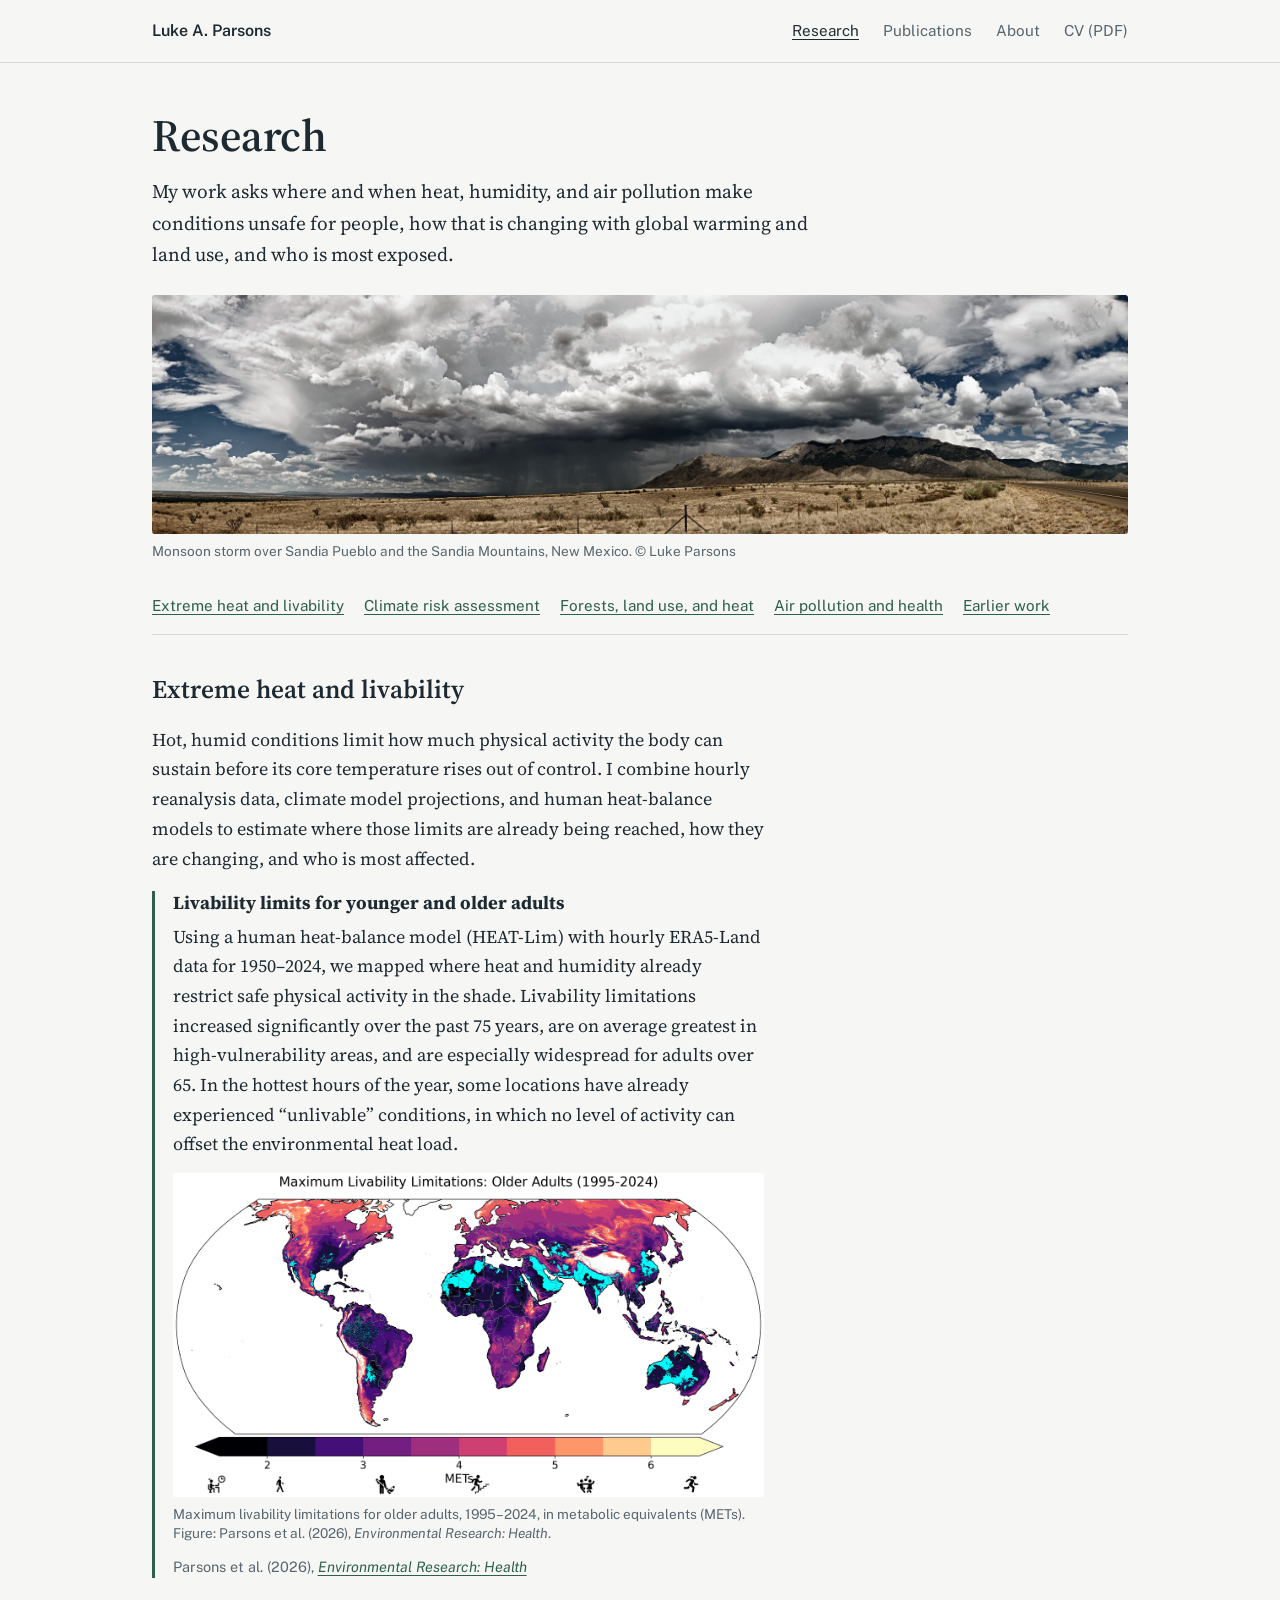
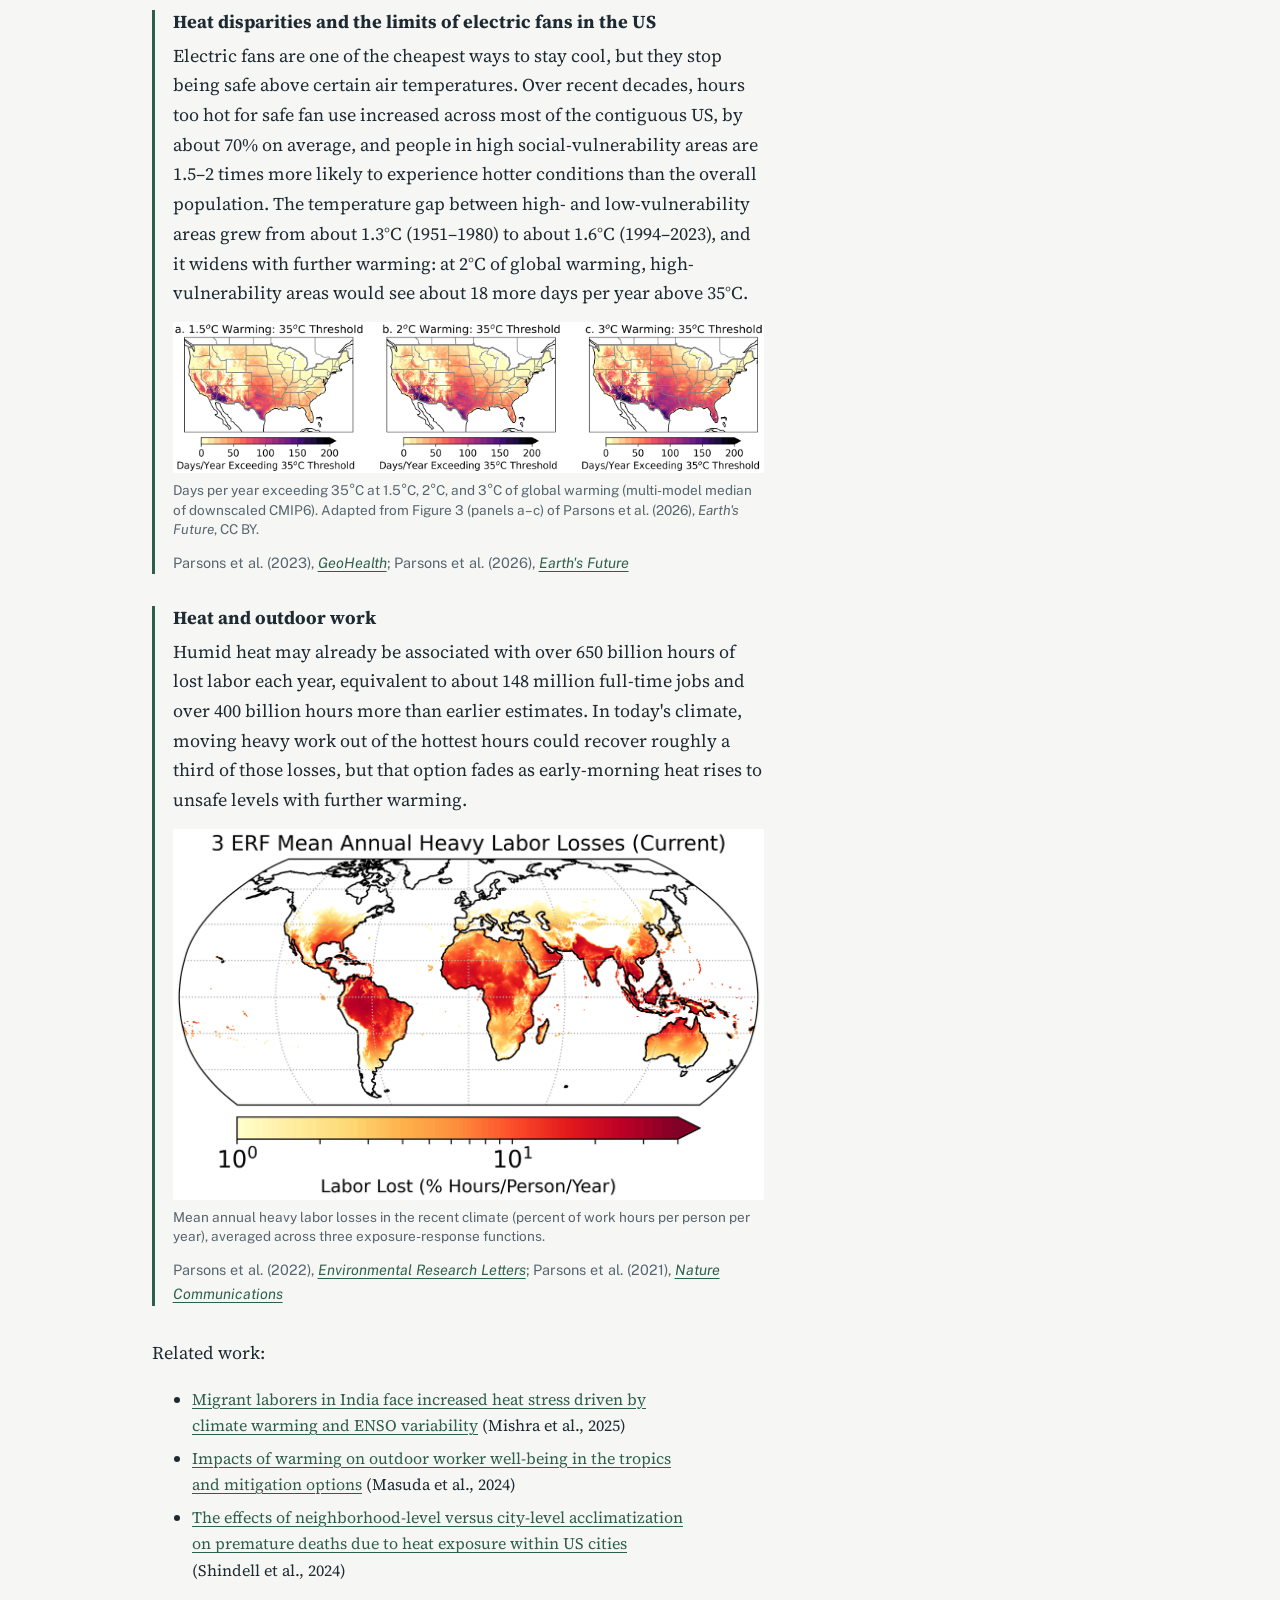
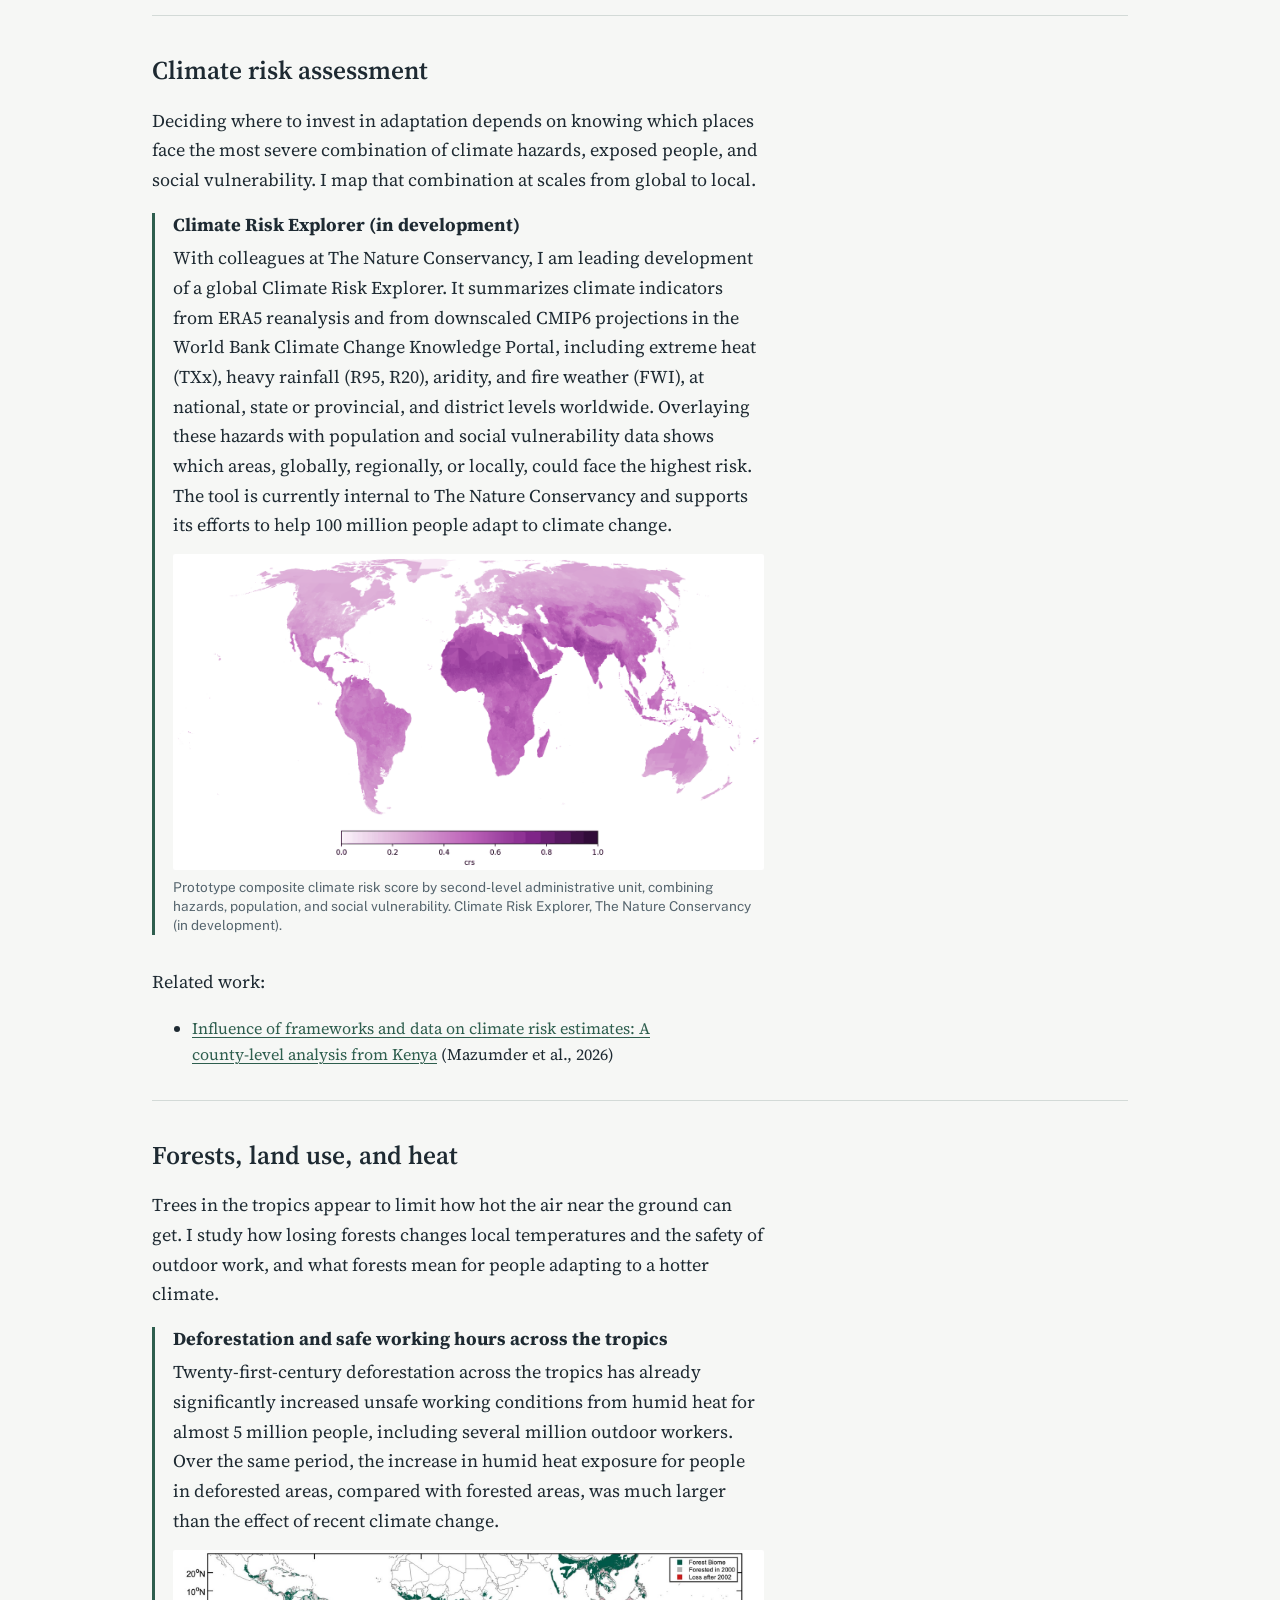
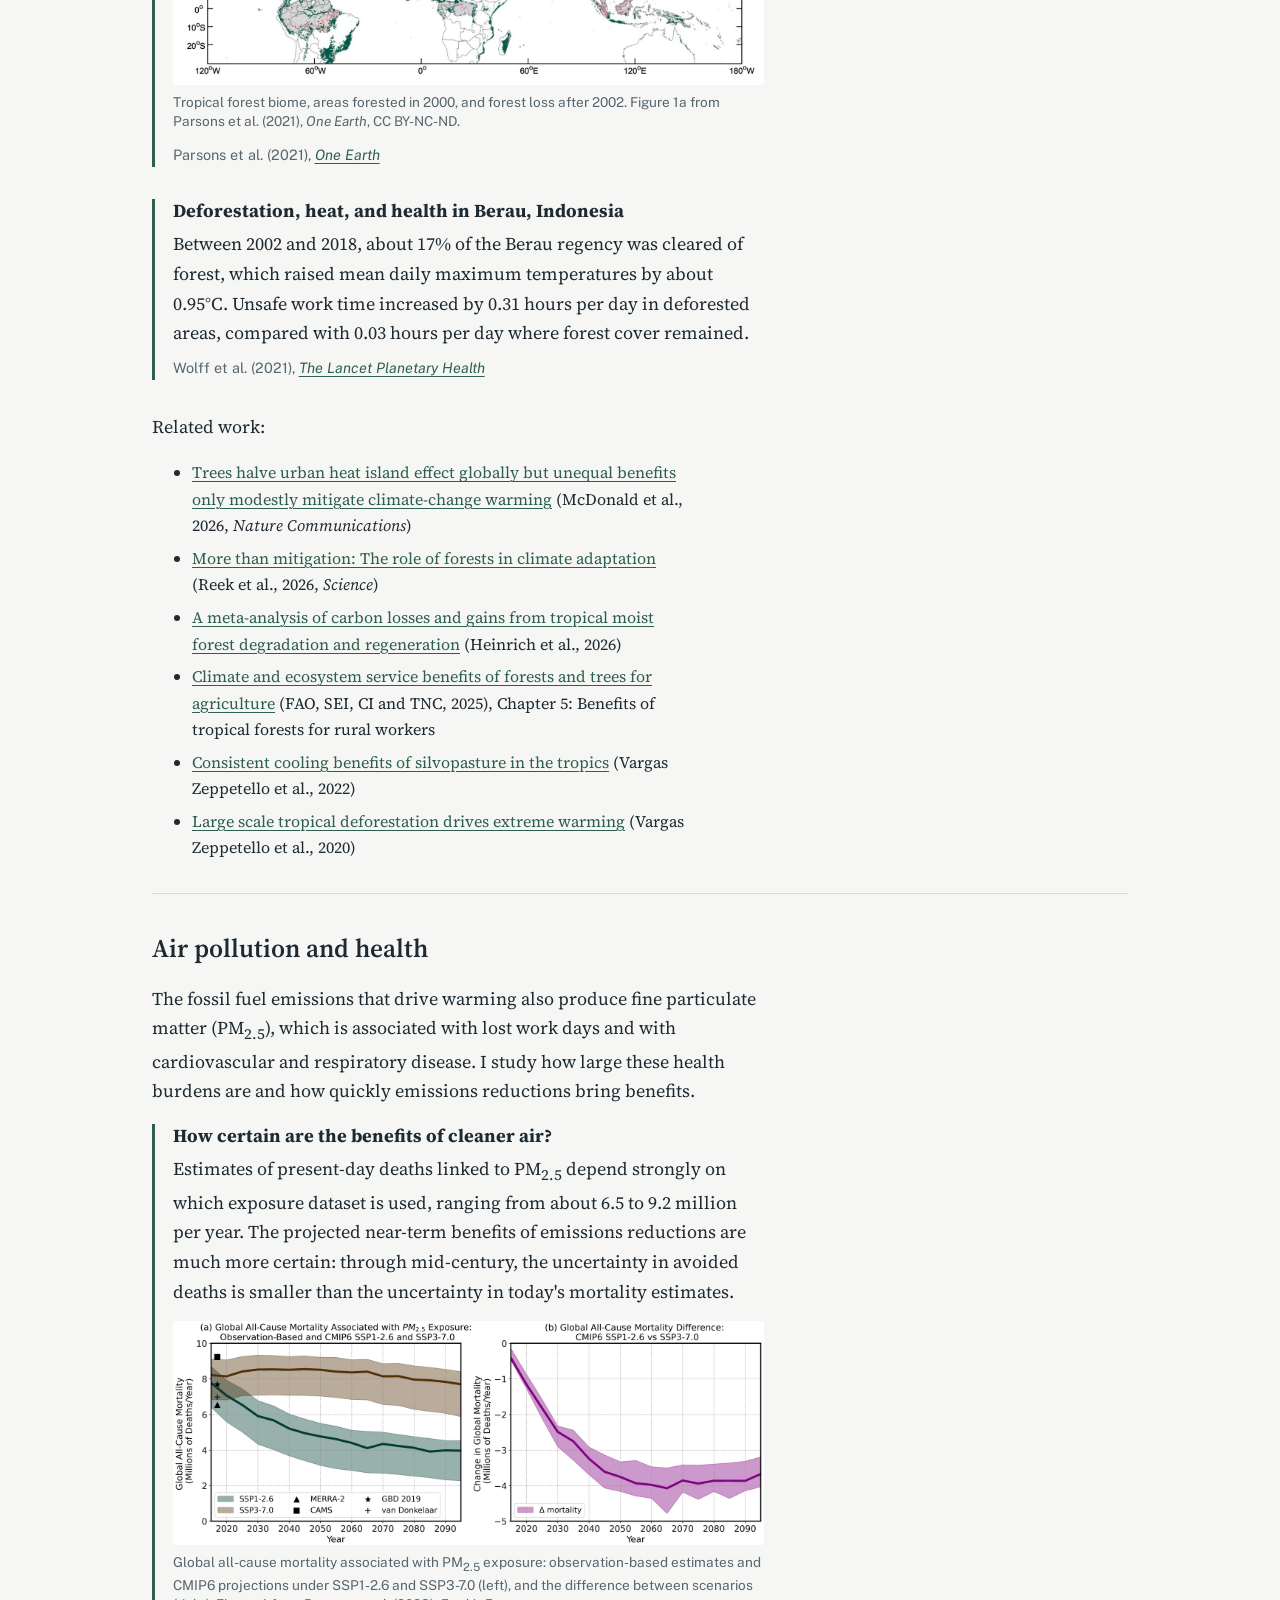
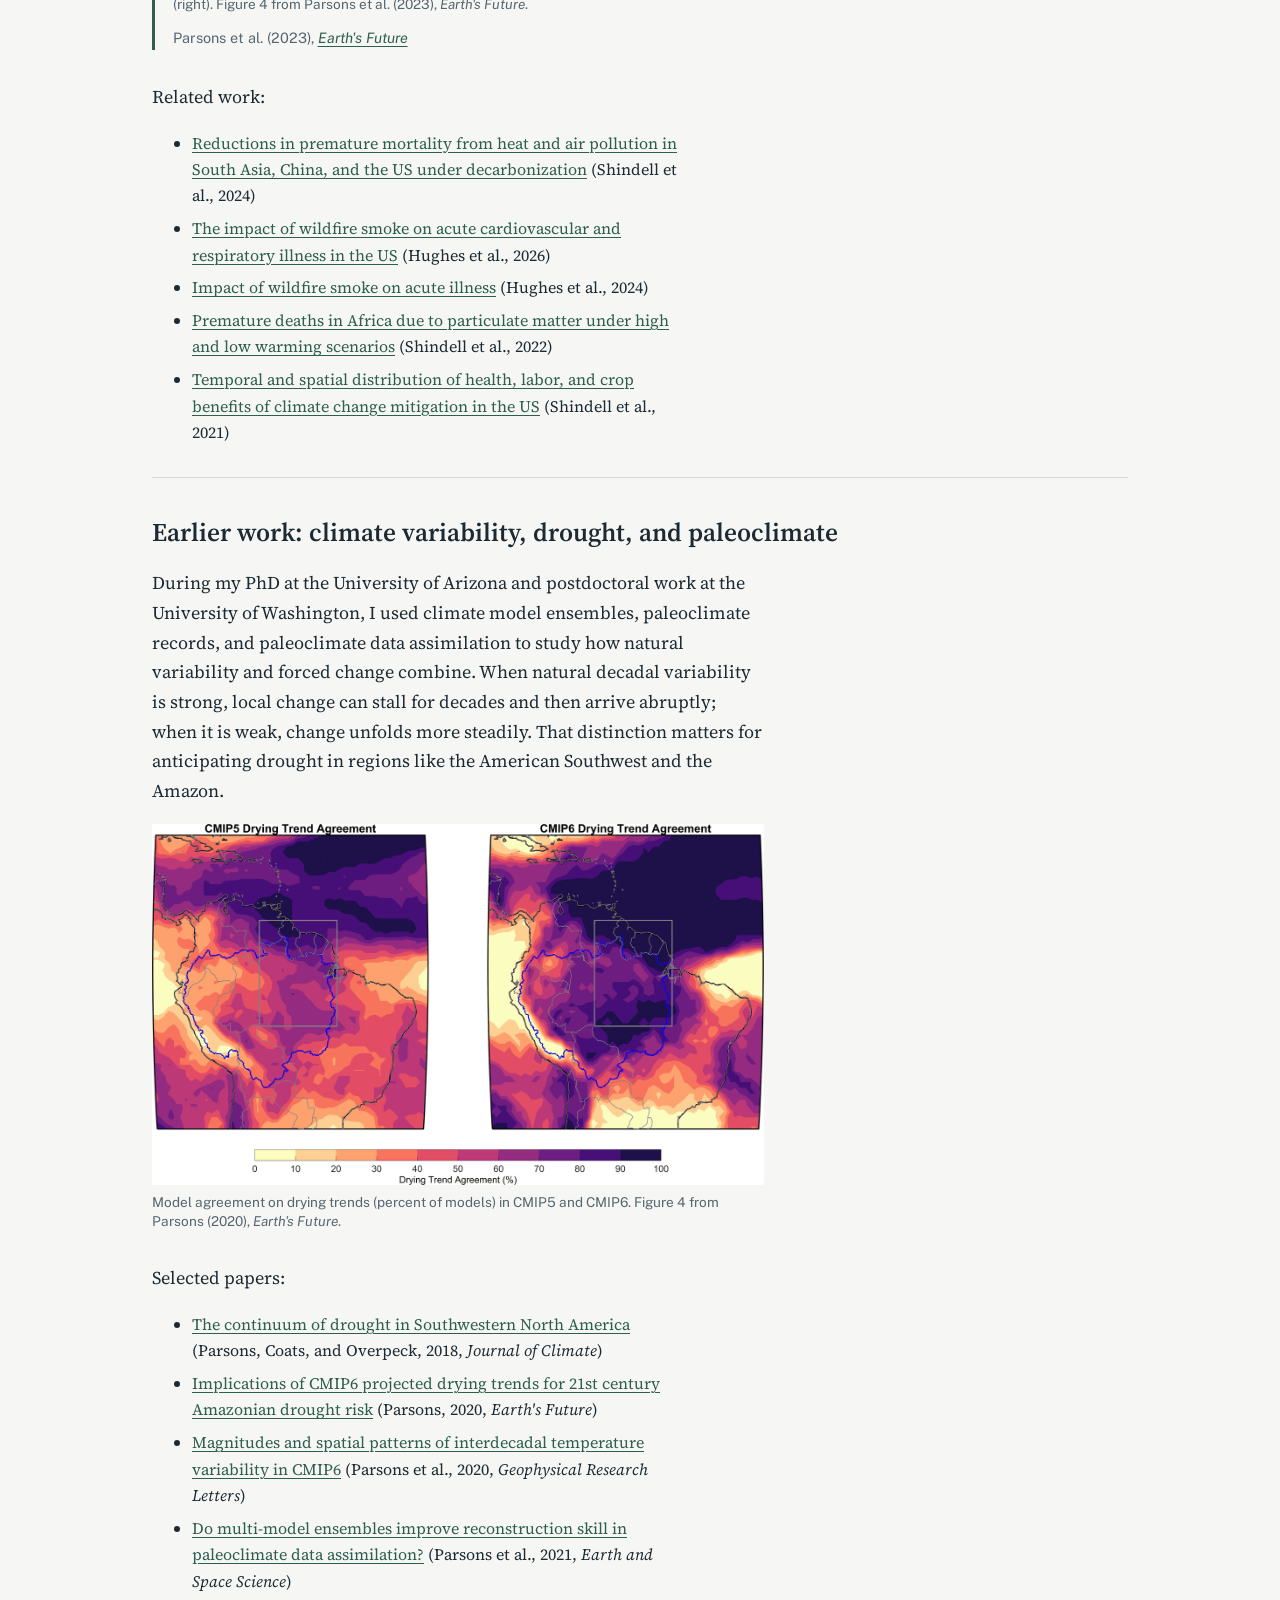
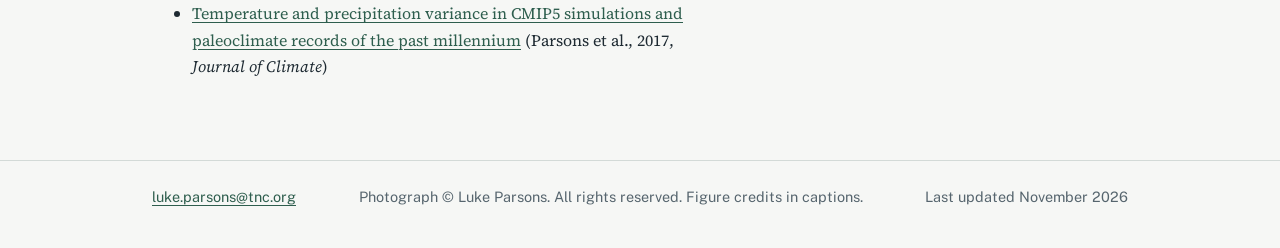
<file: research.html>
<!DOCTYPE html>
<html lang="en">
<head>
  <meta charset="utf-8">
  <meta name="viewport" content="width=device-width, initial-scale=1">
  <title>Research | Luke A. Parsons</title>
  <meta name="description" content="Research by climate scientist Luke A. Parsons on extreme heat and livability, forests and land use, and air pollution and health.">
  <link rel="preconnect" href="https://fonts.googleapis.com">
  <link rel="preconnect" href="https://fonts.gstatic.com" crossorigin>
  <link href="https://fonts.googleapis.com/css2?family=Public+Sans:wght@400;600&family=Source+Serif+4:opsz,wght@8..60,400;8..60,600&display=swap" rel="stylesheet">
  <link rel="stylesheet" href="css/style.css">
</head>
<body>

  <header class="site-header">
    <div class="wrap">
      <a class="site-name" href="index.html">Luke A. Parsons</a>
      <nav class="site-nav" aria-label="Main">
        <ul>
          <li><a href="research.html" aria-current="page">Research</a></li>
          <li><a href="publications.html">Publications</a></li>
          <li><a href="about.html">About</a></li>
          <li><a href="files/Parsons_CV.pdf">CV (PDF)</a></li>
        </ul>
      </nav>
    </div>
  </header>

  <main class="wrap page">
    <h1>Research</h1>
    <p class="lede">My work asks where and when heat, humidity, and air pollution make conditions unsafe for people, how that is changing with global warming and land use, and who is most exposed.</p>
    <figure class="photo">
      <img src="images/sandia-monsoon.jpg" width="2000" height="490"
           alt="Panorama of a monsoon thunderstorm with rain falling from dark clouds over high desert grassland, with the Sandia Mountains to the right">
      <figcaption>Monsoon storm over Sandia Pueblo and the Sandia Mountains, New Mexico. &copy; Luke Parsons</figcaption>
    </figure>
    <ul class="page-nav">
      <li><a href="#heat">Extreme heat and livability</a></li>
      <li><a href="#climate-risk">Climate risk assessment</a></li>
      <li><a href="#forests">Forests, land use, and heat</a></li>
      <li><a href="#air-quality">Air pollution and health</a></li>
      <li><a href="#foundations">Earlier work</a></li>
    </ul>

    <!-- ===================== Theme 1 ===================== -->
    <section id="heat" class="block" aria-labelledby="heat-heading">
      <h2 id="heat-heading">Extreme heat and livability</h2>
      <p>Hot, humid conditions limit how much physical activity the body can sustain before its core temperature rises out of control. I combine hourly reanalysis data, climate model projections, and human heat-balance models to estimate where those limits are already being reached, how they are changing, and who is most affected.</p>

      <!-- To add a figure to any highlight, put the image in images/ and add:
           <img src="images/your-figure.png" alt="Short description of what the figure shows"> -->

      <div class="highlight">
        <h3>Livability limits for younger and older adults</h3>
        <p>Using a human heat-balance model (HEAT-Lim) with hourly ERA5-Land data for 1950–2024, we mapped where heat and humidity already restrict safe physical activity in the shade. Livability limitations increased significantly over the past 75 years, are on average greatest in high-vulnerability areas, and are especially widespread for adults over 65. In the hottest hours of the year, some locations have already experienced &ldquo;unlivable&rdquo; conditions, in which no level of activity can offset the environmental heat load.</p>
        <figure class="photo">
          <img src="images/fig-livability-older-adults.png" width="1400" height="765" loading="lazy"
               alt="World map of maximum livability limitations for older adults from 1995 to 2024, in metabolic equivalents (METs), with the most limited areas in the tropics and subtropics">
          <figcaption>Maximum livability limitations for older adults, 1995–2024, in metabolic equivalents (METs). Figure: Parsons et al. (2026), <em>Environmental Research: Health</em>.</figcaption>
        </figure>
        <p class="source">Parsons et al. (2026), <a href="https://doi.org/10.1088/2752-5309/ae3c3a"><em>Environmental Research: Health</em></a></p>
      </div>

      <div class="highlight">
        <h3>Heat disparities and the limits of electric fans in the US</h3>
        <p>Electric fans are one of the cheapest ways to stay cool, but they stop being safe above certain air temperatures. Over recent decades, hours too hot for safe fan use increased across most of the contiguous US, by about 70% on average, and people in high social-vulnerability areas are 1.5–2 times more likely to experience hotter conditions than the overall population. The temperature gap between high- and low-vulnerability areas grew from about 1.3°C (1951–1980) to about 1.6°C (1994–2023), and it widens with further warming: at 2°C of global warming, high-vulnerability areas would see about 18 more days per year above 35°C.</p>
        <figure class="photo">
          <img src="images/fig-heat-days-35C-warming-levels.png" width="1600" height="409" loading="lazy"
               alt="Three maps of the contiguous United States showing days per year above 35°C at 1.5, 2, and 3°C of global warming, with the most days in the Southwest, Texas, and the southern Great Plains">
          <figcaption>Days per year exceeding 35°C at 1.5°C, 2°C, and 3°C of global warming (multi-model median of downscaled CMIP6). Adapted from Figure 3 (panels a–c) of Parsons et al. (2026), <em>Earth's Future</em>, CC BY.</figcaption>
        </figure>
        <p class="source">Parsons et al. (2023), <a href="https://doi.org/10.1029/2023GH000809"><em>GeoHealth</em></a>; Parsons et al. (2026), <a href="https://doi.org/10.1029/2025EF006463"><em>Earth's Future</em></a></p>
      </div>

      <div class="highlight">
        <h3>Heat and outdoor work</h3>
        <p>Humid heat may already be associated with over 650 billion hours of lost labor each year, equivalent to about 148 million full-time jobs and over 400 billion hours more than earlier estimates. In today's climate, moving heavy work out of the hottest hours could recover roughly a third of those losses, but that option fades as early-morning heat rises to unsafe levels with further warming.</p>
        <figure class="photo">
          <img src="images/fig-labor-losses-current.png" width="1200" height="753" loading="lazy"
               alt="World map of mean annual heavy labor losses in the recent climate, as a percentage of work hours per person per year, with the largest losses across the tropics">
          <figcaption>Mean annual heavy labor losses in the recent climate (percent of work hours per person per year), averaged across three exposure-response functions.</figcaption>
        </figure>
        <p class="source">Parsons et al. (2022), <a href="https://doi.org/10.1088/1748-9326/ac3dae"><em>Environmental Research Letters</em></a>; Parsons et al. (2021), <a href="https://doi.org/10.1038/s41467-021-27328-y"><em>Nature Communications</em></a></p>
      </div>

      <p>Related work:</p>
      <ul class="related">
        <li><a href="https://doi.org/10.1029/2025EF006167">Migrant laborers in India face increased heat stress driven by climate warming and ENSO variability</a> (Mishra et al., 2025)</li>
        <li><a href="https://doi.org/10.1016/j.oneear.2024.02.001">Impacts of warming on outdoor worker well-being in the tropics and mitigation options</a> (Masuda et al., 2024)</li>
        <li><a href="https://doi.org/10.1029/2023GH000970">The effects of neighborhood-level versus city-level acclimatization on premature deaths due to heat exposure within US cities</a> (Shindell et al., 2024)</li>
      </ul>
    </section>

    <!-- ===================== Climate risk ===================== -->
    <section id="climate-risk" class="block" aria-labelledby="risk-heading">
      <h2 id="risk-heading">Climate risk assessment</h2>
      <p>Deciding where to invest in adaptation depends on knowing which places face the most severe combination of climate hazards, exposed people, and social vulnerability. I map that combination at scales from global to local.</p>

      <div class="highlight">
        <h3>Climate Risk Explorer (in development)</h3>
        <p>With colleagues at The Nature Conservancy, I am leading development of a global Climate Risk Explorer. It summarizes climate indicators from ERA5 reanalysis and from downscaled CMIP6 projections in the World Bank Climate Change Knowledge Portal, including extreme heat (TXx), heavy rainfall (R95, R20), aridity, and fire weather (FWI), at national, state or provincial, and district levels worldwide. Overlaying these hazards with population and social vulnerability data shows which areas, globally, regionally, or locally, could face the highest risk. The tool is currently internal to The Nature Conservancy and supports its efforts to help 100 million people adapt to climate change.</p>
        <figure class="photo">
          <img src="images/fig-climate-risk-adm2.png" width="1400" height="747" loading="lazy"
               alt="World map shading second-level administrative units by a composite climate risk score from 0 to 1, with the highest scores across northern Africa, the Sahel, and South Asia">
          <figcaption>Prototype composite climate risk score by second-level administrative unit, combining hazards, population, and social vulnerability. Climate Risk Explorer, The Nature Conservancy (in development).</figcaption>
        </figure>
      </div>

      <p>Related work:</p>
      <ul class="related">
        <li><a href="https://doi.org/10.1007/s00704-026-06608-x">Influence of frameworks and data on climate risk estimates: A county-level analysis from Kenya</a> (Mazumder et al., 2026)</li>
      </ul>
    </section>

    <!-- ===================== Theme 2 ===================== -->
    <section id="forests" class="block" aria-labelledby="forests-heading">
      <h2 id="forests-heading">Forests, land use, and heat</h2>
      <p>Trees in the tropics appear to limit how hot the air near the ground can get. I study how losing forests changes local temperatures and the safety of outdoor work, and what forests mean for people adapting to a hotter climate.</p>

      <div class="highlight">
        <h3>Deforestation and safe working hours across the tropics</h3>
        <p>Twenty-first-century deforestation across the tropics has already significantly increased unsafe working conditions from humid heat for almost 5 million people, including several million outdoor workers. Over the same period, the increase in humid heat exposure for people in deforested areas, compared with forested areas, was much larger than the effect of recent climate change.</p>
        <figure class="photo">
          <img src="images/fig-tropical-deforestation.jpg" width="1600" height="366" loading="lazy"
               alt="Map of the tropics showing the tropical forest biome, areas forested in 2000, and forest loss after 2002">
          <figcaption>Tropical forest biome, areas forested in 2000, and forest loss after 2002. Figure 1a from Parsons et al. (2021), <em>One Earth</em>, CC BY-NC-ND.</figcaption>
        </figure>
        <p class="source">Parsons et al. (2021), <a href="https://doi.org/10.1016/j.oneear.2021.11.016"><em>One Earth</em></a></p>
      </div>

      <div class="highlight">
        <h3>Deforestation, heat, and health in Berau, Indonesia</h3>
        <p>Between 2002 and 2018, about 17% of the Berau regency was cleared of forest, which raised mean daily maximum temperatures by about 0.95°C. Unsafe work time increased by 0.31 hours per day in deforested areas, compared with 0.03 hours per day where forest cover remained.</p>
        <p class="source">Wolff et al. (2021), <a href="https://doi.org/10.1016/S2542-5196(21)00279-5"><em>The Lancet Planetary Health</em></a></p>
      </div>

      <p>Related work:</p>
      <ul class="related">
        <li><a href="https://doi.org/10.1038/s41467-026-71825-x">Trees halve urban heat island effect globally but unequal benefits only modestly mitigate climate-change warming</a> (McDonald et al., 2026, <em>Nature Communications</em>)</li>
        <li><a href="https://doi.org/10.1126/science.ads4361">More than mitigation: The role of forests in climate adaptation</a> (Reek et al., 2026, <em>Science</em>)</li>
        <li><a href="https://doi.org/10.1126/sciadv.adz1923">A meta-analysis of carbon losses and gains from tropical moist forest degradation and regeneration</a> (Heinrich et al., 2026)</li>
        <li><a href="https://doi.org/10.4060/cd7599en">Climate and ecosystem service benefits of forests and trees for agriculture</a> (FAO, SEI, CI and TNC, 2025), Chapter 5: Benefits of tropical forests for rural workers</li>
        <li><a href="https://doi.org/10.1038/s41467-022-28388-4">Consistent cooling benefits of silvopasture in the tropics</a> (Vargas Zeppetello et al., 2022)</li>
        <li><a href="https://doi.org/10.1088/1748-9326/ab96d2">Large scale tropical deforestation drives extreme warming</a> (Vargas Zeppetello et al., 2020)</li>
      </ul>
    </section>

    <!-- ===================== Theme 3 ===================== -->
    <section id="air-quality" class="block" aria-labelledby="air-heading">
      <h2 id="air-heading">Air pollution and health</h2>
      <p>The fossil fuel emissions that drive warming also produce fine particulate matter (PM<sub>2.5</sub>), which is associated with lost work days and with cardiovascular and respiratory disease. I study how large these health burdens are and how quickly emissions reductions bring benefits.</p>

      <div class="highlight">
        <h3>How certain are the benefits of cleaner air?</h3>
        <p>Estimates of present-day deaths linked to PM<sub>2.5</sub> depend strongly on which exposure dataset is used, ranging from about 6.5 to 9.2 million per year. The projected near-term benefits of emissions reductions are much more certain: through mid-century, the uncertainty in avoided deaths is smaller than the uncertainty in today's mortality estimates.</p>
        <figure class="photo">
          <img src="images/fig-pm25-mortality-ssp.png" width="1600" height="608" loading="lazy"
               alt="Two line charts. Left: global all-cause mortality associated with PM2.5 exposure from 2015 to 2100 under SSP1-2.6 and SSP3-7.0, with observation-based estimates near 2017. Right: the difference between the two scenarios, showing millions fewer deaths per year under SSP1-2.6">
          <figcaption>Global all-cause mortality associated with PM<sub>2.5</sub> exposure: observation-based estimates and CMIP6 projections under SSP1-2.6 and SSP3-7.0 (left), and the difference between scenarios (right). Figure 4 from Parsons et al. (2023), <em>Earth's Future</em>.</figcaption>
        </figure>
        <p class="source">Parsons et al. (2023), <a href="https://doi.org/10.1029/2023EF003839"><em>Earth's Future</em></a></p>
      </div>

      <p>Related work:</p>
      <ul class="related">
        <li><a href="https://doi.org/10.1073/pnas.2312832120">Reductions in premature mortality from heat and air pollution in South Asia, China, and the US under decarbonization</a> (Shindell et al., 2024)</li>
        <li><a href="https://doi.org/10.1038/s41598-026-72845-9">The impact of wildfire smoke on acute cardiovascular and respiratory illness in the US</a> (Hughes et al., 2026)</li>
        <li><a href="https://doi.org/10.1097/ALN.0000000000005115">Impact of wildfire smoke on acute illness</a> (Hughes et al., 2024)</li>
        <li><a href="https://doi.org/10.1029/2022GH000601">Premature deaths in Africa due to particulate matter under high and low warming scenarios</a> (Shindell et al., 2022)</li>
        <li><a href="https://doi.org/10.1073/pnas.2104061118">Temporal and spatial distribution of health, labor, and crop benefits of climate change mitigation in the US</a> (Shindell et al., 2021)</li>
      </ul>
    </section>

    <!-- ===================== Earlier work ===================== -->
    <section id="foundations" class="block" aria-labelledby="foundations-heading">
      <h2 id="foundations-heading">Earlier work: climate variability, drought, and paleoclimate</h2>
      <p>During my PhD at the University of Arizona and postdoctoral work at the University of Washington, I used climate model ensembles, paleoclimate records, and paleoclimate data assimilation to study how natural variability and forced change combine. When natural decadal variability is strong, local change can stall for decades and then arrive abruptly; when it is weak, change unfolds more steadily. That distinction matters for anticipating drought in regions like the American Southwest and the Amazon.</p>
      <figure class="photo">
        <img src="images/fig-amazon-drying-agreement.png" width="1400" height="827" loading="lazy"
             alt="Two maps of northern South America comparing CMIP5 and CMIP6 model agreement on drying trends, in percent, with higher agreement over much of the Amazon in CMIP6">
        <figcaption>Model agreement on drying trends (percent of models) in CMIP5 and CMIP6. Figure 4 from Parsons (2020), <em>Earth's Future</em>.</figcaption>
      </figure>
      <p>Selected papers:</p>
      <ul class="related">
        <li><a href="https://doi.org/10.1175/JCLI-D-18-0010.1">The continuum of drought in Southwestern North America</a> (Parsons, Coats, and Overpeck, 2018, <em>Journal of Climate</em>)</li>
        <li><a href="https://doi.org/10.1029/2020EF001608">Implications of CMIP6 projected drying trends for 21st century Amazonian drought risk</a> (Parsons, 2020, <em>Earth's Future</em>)</li>
        <li><a href="https://doi.org/10.1029/2019GL086588">Magnitudes and spatial patterns of interdecadal temperature variability in CMIP6</a> (Parsons et al., 2020, <em>Geophysical Research Letters</em>)</li>
        <li><a href="https://doi.org/10.1029/2020EA001467">Do multi-model ensembles improve reconstruction skill in paleoclimate data assimilation?</a> (Parsons et al., 2021, <em>Earth and Space Science</em>)</li>
        <li><a href="https://doi.org/10.1175/JCLI-D-16-0863.1">Temperature and precipitation variance in CMIP5 simulations and paleoclimate records of the past millennium</a> (Parsons et al., 2017, <em>Journal of Climate</em>)</li>
      </ul>
    </section>
  </main>

  <footer class="site-footer">
    <div class="wrap">
      <p><a href="mailto:luke.parsons@tnc.org">luke.parsons@tnc.org</a></p>
      <p>Photograph &copy; Luke Parsons. All rights reserved. Figure credits in captions.</p>
      <p>Last updated November 2026</p>
    </div>
  </footer>

</body>
</html>
</file>
<file: css/style.css>
/* Luke A. Parsons research website — shared styles
   Colors are variables so light and dark modes stay in sync. */

:root {
  --paper: #f6f7f5;
  --ink: #1e2a32;
  --muted: #56656e;
  --rule: #d3dad7;
  --forest: #2e5e4e;   /* links and theme markers */
  --sun: #a8661a;      /* used once: the line under the name */
  --serif: "Source Serif 4", Georgia, "Times New Roman", serif;
  --sans: "Public Sans", "Helvetica Neue", Arial, sans-serif;
  --measure: 68ch;
  color-scheme: light;
}

@media (prefers-color-scheme: dark) {
  :root {
    --paper: #141a1e;
    --ink: #e6ebe8;
    --muted: #9aa8a4;
    --rule: #2c3a3f;
    --forest: #82bba6;
    --sun: #e0a94a;
    color-scheme: dark;
  }
}

*, *::before, *::after { box-sizing: border-box; }

html { -webkit-text-size-adjust: 100%; }

body {
  margin: 0;
  background: var(--paper);
  color: var(--ink);
  font-family: var(--serif);
  font-size: 1.125rem;
  line-height: 1.65;
}

img { max-width: 100%; height: auto; display: block; }

a { color: var(--forest); text-underline-offset: 0.18em; text-decoration-thickness: 1px; }
a:hover { text-decoration-thickness: 2px; }
a:focus-visible { outline: 2px solid var(--forest); outline-offset: 3px; border-radius: 2px; }

.wrap { max-width: 64rem; margin: 0 auto; padding: 0 1.5rem; }

/* Site header and navigation */
.site-header { border-bottom: 1px solid var(--rule); }
.site-header .wrap {
  display: flex; flex-wrap: wrap; align-items: baseline;
  justify-content: space-between; gap: 0.5rem 2rem;
  padding-top: 1.1rem; padding-bottom: 1.1rem;
}
.site-name {
  font-family: var(--sans); font-weight: 600; font-size: 1rem;
  color: var(--ink); text-decoration: none;
}
.site-nav ul {
  list-style: none; margin: 0; padding: 0;
  display: flex; flex-wrap: wrap; gap: 0.25rem 1.5rem;
  font-family: var(--sans); font-size: 0.95rem;
}
.site-nav a { color: var(--muted); text-decoration: none; }
.site-nav a:hover, .site-nav a[aria-current="page"] { color: var(--ink); text-decoration: underline; }

/* Home: introduction */
.intro {
  display: grid; grid-template-columns: minmax(0, 15rem) minmax(0, 1fr);
  gap: 2.5rem; align-items: start;
  padding-top: 3.5rem; padding-bottom: 3rem;
}
.intro img { border-radius: 4px; }
.intro h1 {
  font-size: clamp(2.4rem, 5.5vw, 3.6rem);
  font-weight: 600; line-height: 1.05; letter-spacing: -0.015em;
  margin: 0 0 0.9rem;
  padding-bottom: 0.6rem;
  border-bottom: 3px solid var(--sun);
  display: inline-block;
}
.affiliations {
  font-family: var(--sans); font-size: 0.98rem; color: var(--muted);
  margin: 0 0 1.4rem; line-height: 1.5;
}
.intro p { max-width: var(--measure); }
.links {
  list-style: none; margin: 1.4rem 0 0; padding: 0;
  display: flex; flex-wrap: wrap; gap: 0.4rem 1.25rem;
  font-family: var(--sans); font-size: 0.95rem;
}

/* Section headings */
section h2 {
  font-size: 1.6rem; font-weight: 600; line-height: 1.2;
  margin: 0 0 1.25rem;
}
.home-section { position: relative; padding-top: 2.5rem; padding-bottom: 2.5rem; }
/* Divider aligned with the text column rather than the page edge */
.home-section::before {
  content: ""; position: absolute; top: 0; left: 1.5rem; right: 1.5rem;
  border-top: 1px solid var(--rule);
}

/* Research themes: three columns divided by rules, one line per theme on small screens */
.themes {
  display: grid; grid-template-columns: repeat(3, minmax(0, 1fr));
  gap: 0; margin: 0; padding: 0; list-style: none;
}
.themes li { padding: 0 1.5rem; border-left: 1px solid var(--rule); }
.themes li:first-child { padding-left: 0; border-left: 0; }
.themes h3 { font-size: 1.2rem; line-height: 1.3; margin: 0 0 0.5rem; }
.themes h3 a { color: var(--ink); text-decoration: none; }
.themes h3 a:hover { color: var(--forest); text-decoration: underline; }
.themes p { margin: 0; font-size: 1.02rem; }
.foundations { max-width: var(--measure); color: var(--muted); margin: 2rem 0 0; font-size: 1.02rem; }

/* Publication lists */
.pubs { list-style: none; margin: 0; padding: 0; max-width: 52rem; }
.pubs li { padding: 0.9rem 0; border-bottom: 1px solid var(--rule); }
.pubs li:first-child { padding-top: 0; }
.pub-title { display: block; font-weight: 600; line-height: 1.4; text-decoration: none; }
.pub-title:hover { text-decoration: underline; }
.pub-meta { display: block; font-size: 0.98rem; color: var(--muted); }
.pub-meta strong { color: var(--ink); font-weight: 600; }
.more { font-family: var(--sans); font-size: 0.95rem; margin: 1.25rem 0 0; }

.recognition { max-width: var(--measure); margin: 0; }

/* Footer */
.site-footer { border-top: 1px solid var(--rule); margin-top: 1rem; }
.site-footer .wrap {
  padding-top: 1.5rem; padding-bottom: 2.5rem;
  font-family: var(--sans); font-size: 0.9rem; color: var(--muted);
  display: flex; flex-wrap: wrap; justify-content: space-between; gap: 0.5rem 2rem;
}
.site-footer p { margin: 0; }

/* Small screens */
@media (max-width: 44rem) {
  .intro { grid-template-columns: 1fr; gap: 1.5rem; padding-top: 2rem; }
  .intro img { max-width: 11rem; }
  .themes { grid-template-columns: 1fr; }
  .themes li { padding: 1rem 0; border-left: 0; border-top: 1px solid var(--rule); }
  .themes li:first-child { padding-top: 0; border-top: 0; }
}

@media (prefers-reduced-motion: reduce) {
  * { scroll-behavior: auto !important; }
}

/* ---------- Inner pages (Research, Publications, About) ---------- */
.page { padding-top: 3rem; padding-bottom: 2rem; }
.page > h1 {
  font-size: clamp(2rem, 4.5vw, 2.8rem); font-weight: 600;
  line-height: 1.1; letter-spacing: -0.01em; margin: 0 0 1rem;
}
.lede { max-width: var(--measure); font-size: 1.2rem; margin: 0 0 1.5rem; }
.page-nav {
  list-style: none; margin: 0 0 1rem; padding: 0;
  display: flex; flex-wrap: wrap; gap: 0.4rem 1.25rem;
  font-family: var(--sans); font-size: 0.95rem;
}
.block { position: relative; padding-top: 2.5rem; padding-bottom: 1rem; scroll-margin-top: 1rem; }
.block::before {
  content: ""; position: absolute; top: 0; left: 0; right: 0;
  border-top: 1px solid var(--rule);
}
.block > p, .block > ul { max-width: var(--measure); }

/* A research highlight: finding first, paper link underneath */
.highlight { max-width: var(--measure); margin: 0 0 2rem; padding-left: 1.1rem; border-left: 3px solid var(--forest); }
.highlight h3 { font-size: 1.15rem; line-height: 1.3; margin: 0 0 0.4rem; }
.highlight p { margin: 0 0 0.5rem; }
.source { font-family: var(--sans); font-size: 0.9rem; color: var(--muted); }
.related { font-size: 1rem; }
.related li { margin-bottom: 0.4rem; }

/* Publications page */
.year { font-family: var(--sans); font-size: 1rem; font-weight: 600; color: var(--muted); margin: 2rem 0 0.5rem; }
.pubs.full li { display: grid; grid-template-columns: 2.5rem minmax(0, 1fr); gap: 0 0.5rem; }
.pub-num { font-family: var(--sans); font-size: 0.9rem; color: var(--muted); padding-top: 0.2rem; }
.plain-list { list-style: none; padding: 0; margin: 0; max-width: 52rem; }
.plain-list li { padding: 0.5rem 0; border-bottom: 1px solid var(--rule); }

/* About page */
.about-grid { display: grid; grid-template-columns: minmax(0, 1fr); gap: 0; }

/* Photographs: full-width panoramas and photos set beside text */
.photo { margin: 0 0 2rem; }
.photo img { width: 100%; border-radius: 3px; }
.photo figcaption {
  font-family: var(--sans); font-size: 0.85rem; color: var(--muted);
  margin-top: 0.5rem; line-height: 1.4;
}
.text-figure {
  display: grid; grid-template-columns: minmax(0, 1fr) minmax(0, 24rem);
  gap: 2rem; align-items: start; margin-bottom: 1rem;
}
.text-figure p { margin-top: 0; }
.text-figure .photo { margin: 0.35rem 0 0; }
@media (max-width: 44rem) {
  .text-figure { grid-template-columns: 1fr; gap: 1rem; }
}

/* Research figures inside highlights */
.highlight .photo { margin: 0.9rem 0 0.75rem; }
.highlight .photo img { border-radius: 2px; background: #fff; }

/* Home: current project feature */
.feature { max-width: var(--measure); }
.feature h3 { font-size: 1.2rem; margin: 0 0 0.5rem; }
.feature p { margin: 0 0 0.5rem; }

/* Figures placed directly in a section match the text column width */
.block > .photo { max-width: var(--measure); }
.block > .photo img { background: #fff; border-radius: 2px; }
</file>
